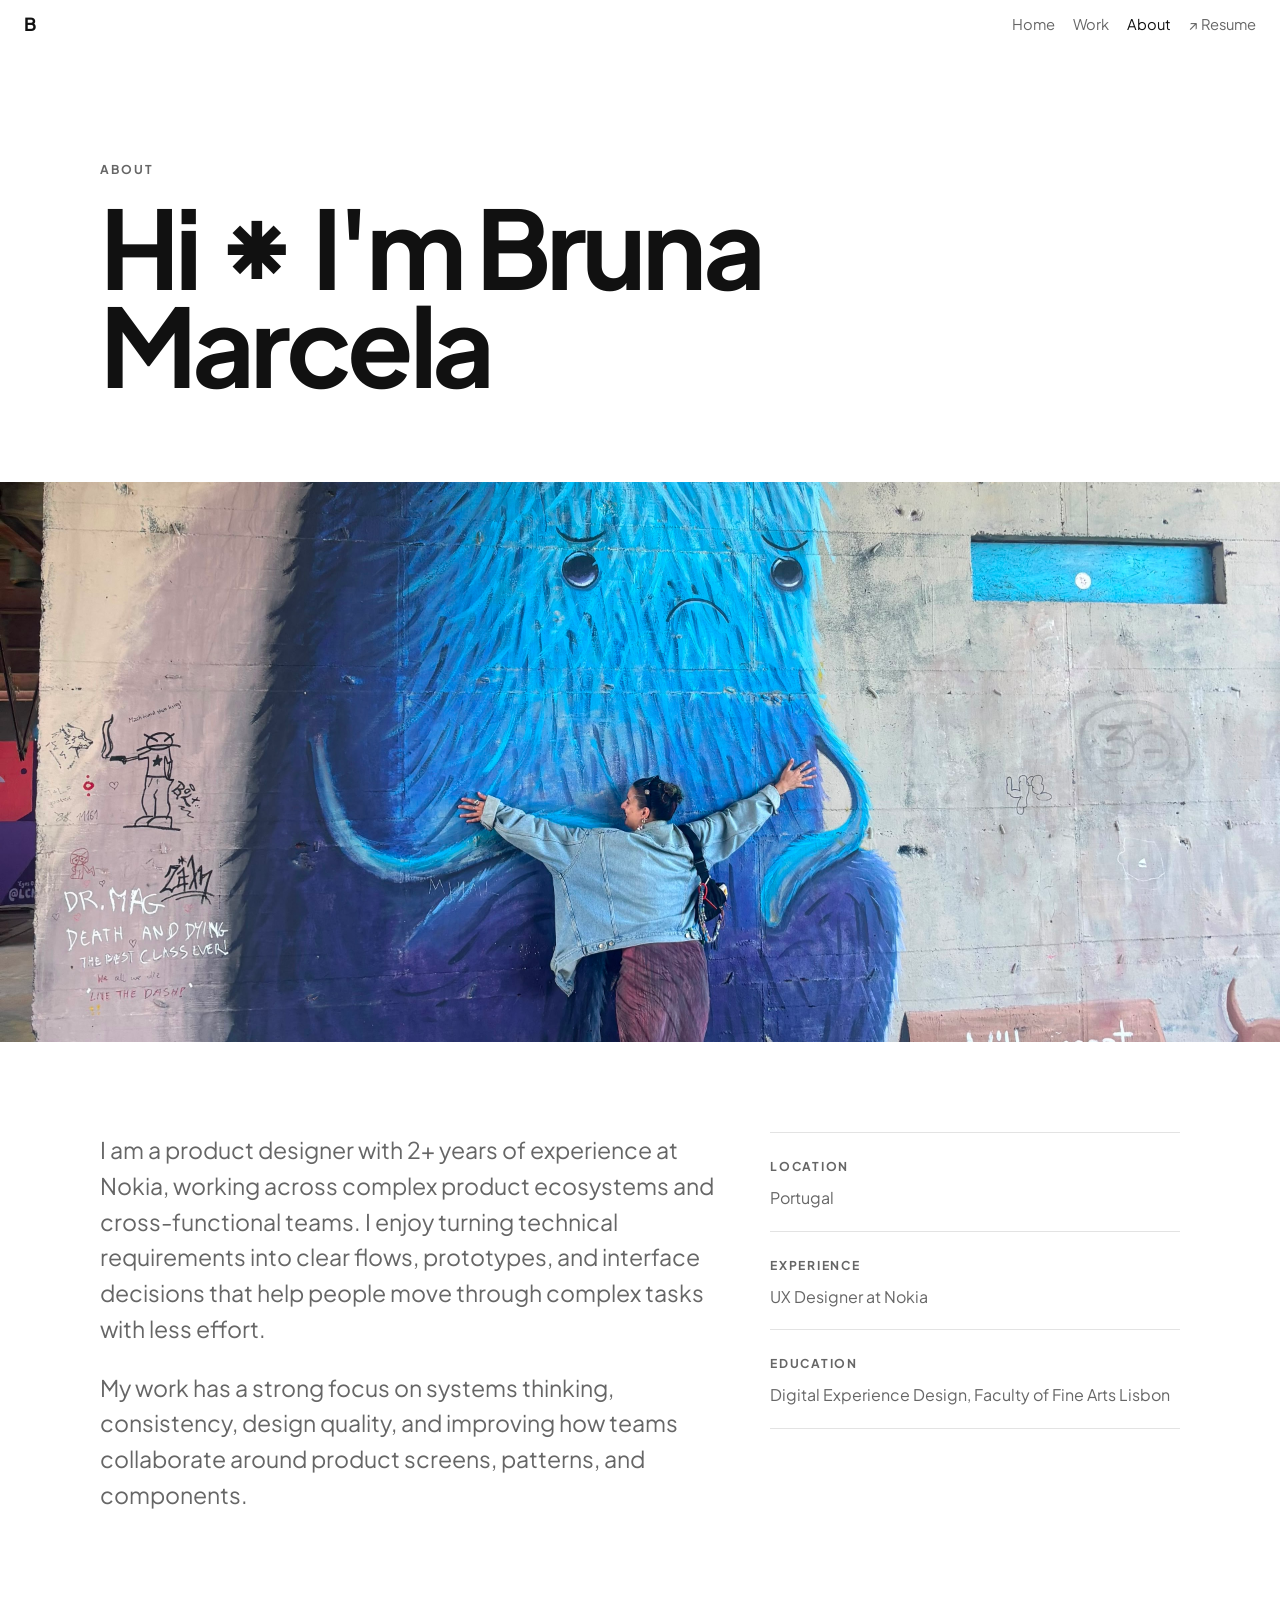
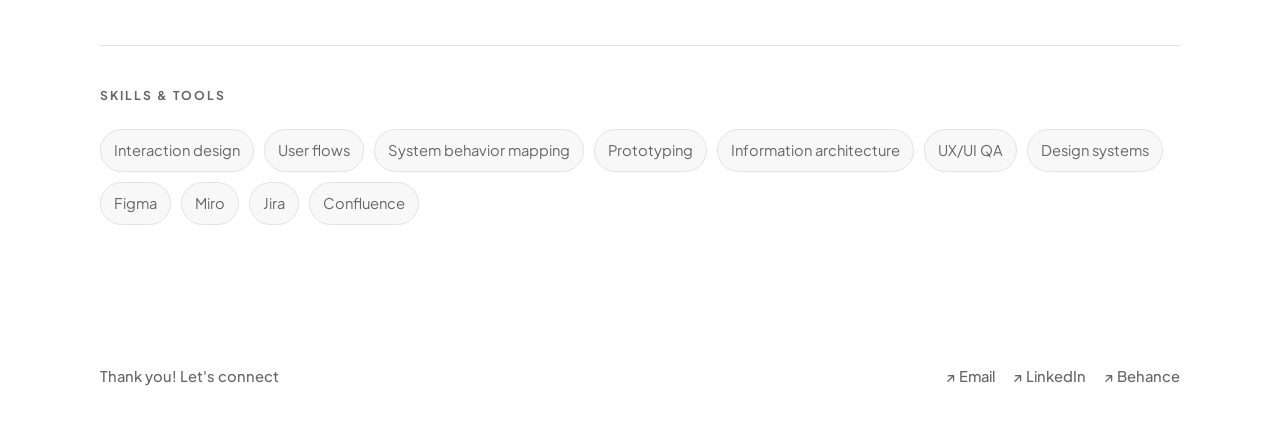
<file: about.html>
<!doctype html>
<html lang="en">
  <head>
    <meta charset="utf-8">
    <meta name="viewport" content="width=device-width, initial-scale=1">
    <title>About | Bruna Marcela</title>
    <link rel="icon" href="favicon.svg" type="image/svg+xml">
    <link rel="preconnect" href="https://fonts.googleapis.com">
    <link rel="preconnect" href="https://fonts.gstatic.com" crossorigin>
    <link
      href="https://fonts.googleapis.com/css2?family=Plus+Jakarta+Sans:wght@400;500;600;700;800&display=swap"
      rel="stylesheet"
    >
    <link rel="stylesheet" href="styles.css?v=2">
  </head>
  <body>
    <header class="site-header">
      <a class="brand" href="index.html"><span class="brand-initial">B</span><span class="brand-rest"><span style="--i:0; --ri:13">r</span><span style="--i:1; --ri:12">u</span><span style="--i:2; --ri:11">n</span><span style="--i:3; --ri:10">a</span><span style="--i:4; --ri:9">&nbsp;</span><span style="--i:5; --ri:8">M</span><span style="--i:6; --ri:7">a</span><span style="--i:7; --ri:6">r</span><span style="--i:8; --ri:5">c</span><span style="--i:9; --ri:4">e</span><span style="--i:10; --ri:3">l</span><span style="--i:11; --ri:2">a</span><span style="--i:12; --ri:1">&nbsp;</span><span style="--i:13; --ri:0">꩜</span></span></a>
      <nav class="main-nav" aria-label="Main navigation">
        <a href="index.html">Home</a>
        <a href="index.html#work">Work</a>
        <a href="index.html#about" aria-current="page">About</a>
        <a href="/Bruna-Marcela-CV.pdf" target="_blank" rel="noreferrer">↗ Resume</a>
      </nav>
    </header>

    <main class="page">
      <section class="page-hero">
        <p class="eyebrow">About</p>
        <h1>Hi ⁕ I'm Bruna Marcela</h1>
      </section>

      <figure class="about-photo">
        <img src="about-photo.jpg" alt="Bruna standing in front of a blue mural character.">
      </figure>

      <section class="content-grid">
        <div class="large-copy">
          <p>
            I am a product designer with 2+ years of experience at Nokia,
            working across complex product ecosystems and cross-functional
            teams. I enjoy turning technical requirements into clear flows,
            prototypes, and interface decisions that help people move through
            complex tasks with less effort.
          </p>
          <p>
            My work has a strong focus on systems thinking, consistency, design
            quality, and improving how teams collaborate around product screens,
            patterns, and components.
          </p>
        </div>

        <aside class="fact-list">
          <div>
            <span>Location</span>
            <p>Portugal</p>
          </div>
          <div>
            <span>Experience</span>
            <p>UX Designer at Nokia</p>
          </div>
          <div>
            <span>Education</span>
            <p>Digital Experience Design, Faculty of Fine Arts Lisbon</p>
          </div>
        </aside>
      </section>

      <section class="stacked-section">
        <p class="eyebrow">Skills & tools</p>
        <div class="tag-list">
          <span>Interaction design</span>
          <span>User flows</span>
          <span>System behavior mapping</span>
          <span>Prototyping</span>
          <span>Information architecture</span>
          <span>UX/UI QA</span>
          <span>Design systems</span>
          <span>Figma</span>
          <span>Miro</span>
          <span>Jira</span>
          <span>Confluence</span>
        </div>
      </section>
    </main>

    <footer class="site-footer" aria-label="Contact links">
      <div class="footer-copy">
        <p class="footer-heading">Thank you! Let's connect</p>
      </div>
      <div class="footer-links">
        <a href="mailto:brunacruz97@gmail.com?subject=Hello!">↗ Email</a>
        <a href="https://www.linkedin.com/in/brunamcruz/" target="_blank" rel="noreferrer">↗ LinkedIn</a>
        <a href="https://www.behance.net/brunacruz" target="_blank" rel="noreferrer">↗ Behance</a>
      </div>
    </footer>
  </body>
</html>
</file>
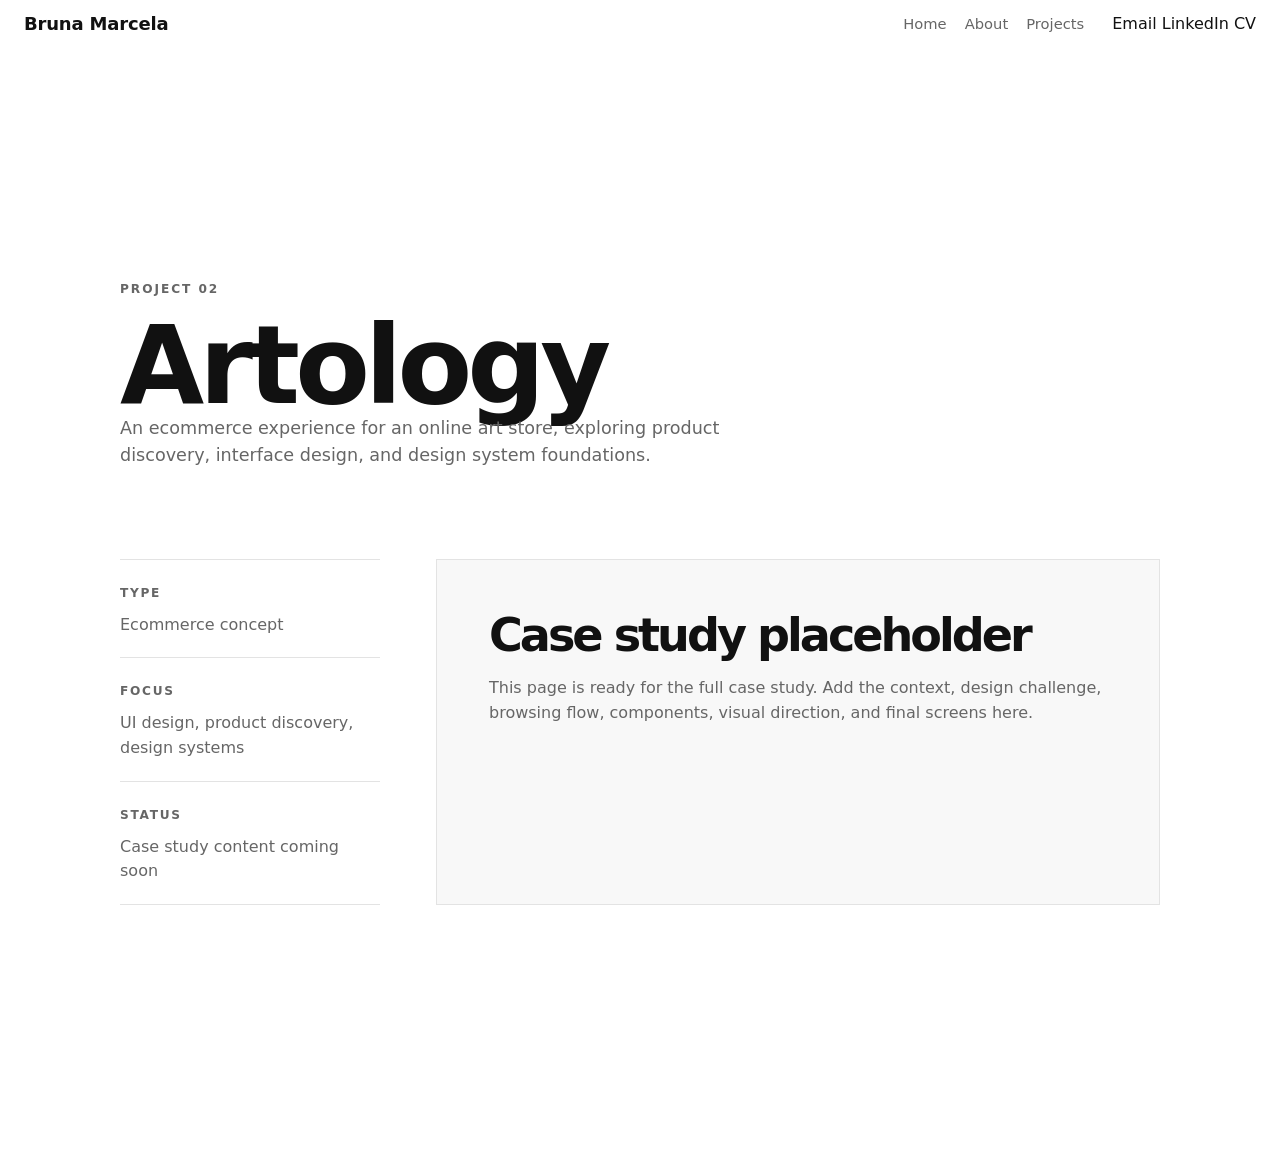
<file: artology.html>
<!doctype html>
<html lang="en">
  <head>
    <meta charset="utf-8">
    <meta name="viewport" content="width=device-width, initial-scale=1">
    <title>Artology | Bruna Marcela</title>
    <link rel="preconnect" href="https://fonts.googleapis.com">
    <link rel="preconnect" href="https://fonts.gstatic.com" crossorigin>
    <link
      href="https://fonts.googleapis.com/css2?family=Instrument+Serif:ital@0;1&family=Inter:wght@400;500;600;700&display=swap"
      rel="stylesheet"
    >
    <link rel="stylesheet" href="styles.css">
  </head>
  <body>
    <header class="site-header">
      <a class="brand" href="index.html">Bruna Marcela</a>
      <nav class="main-nav" aria-label="Main navigation">
        <a href="index.html">Home</a>
        <a href="about.html">About</a>
        <a href="projects.html">Projects</a>
      </nav>
      <div class="contact-nav" aria-label="Contact links">
        <a href="mailto:brunacruz97@gmail.com?subject=Hello!">Email</a>
        <a href="https://www.linkedin.com/in/brunamcruz/" target="_blank" rel="noreferrer">LinkedIn</a>
        <a href="/Bruna-Marcela-CV.pdf">CV</a>
      </div>
    </header>

    <main class="page">
      <section class="case-hero">
        <p class="eyebrow">Project 02</p>
        <h1>Artology</h1>
        <p>
          An ecommerce experience for an online art store, exploring product
          discovery, interface design, and design system foundations.
        </p>
      </section>

      <section class="case-layout">
        <aside class="case-meta">
          <div>
            <span>Type</span>
            <p>Ecommerce concept</p>
          </div>
          <div>
            <span>Focus</span>
            <p>UI design, product discovery, design systems</p>
          </div>
          <div>
            <span>Status</span>
            <p>Case study content coming soon</p>
          </div>
        </aside>

        <div class="case-copy">
          <h2>Case study placeholder</h2>
          <p>
            This page is ready for the full case study. Add the context,
            design challenge, browsing flow, components, visual direction, and
            final screens here.
          </p>
        </div>
      </section>
    </main>
  </body>
</html>
</file>
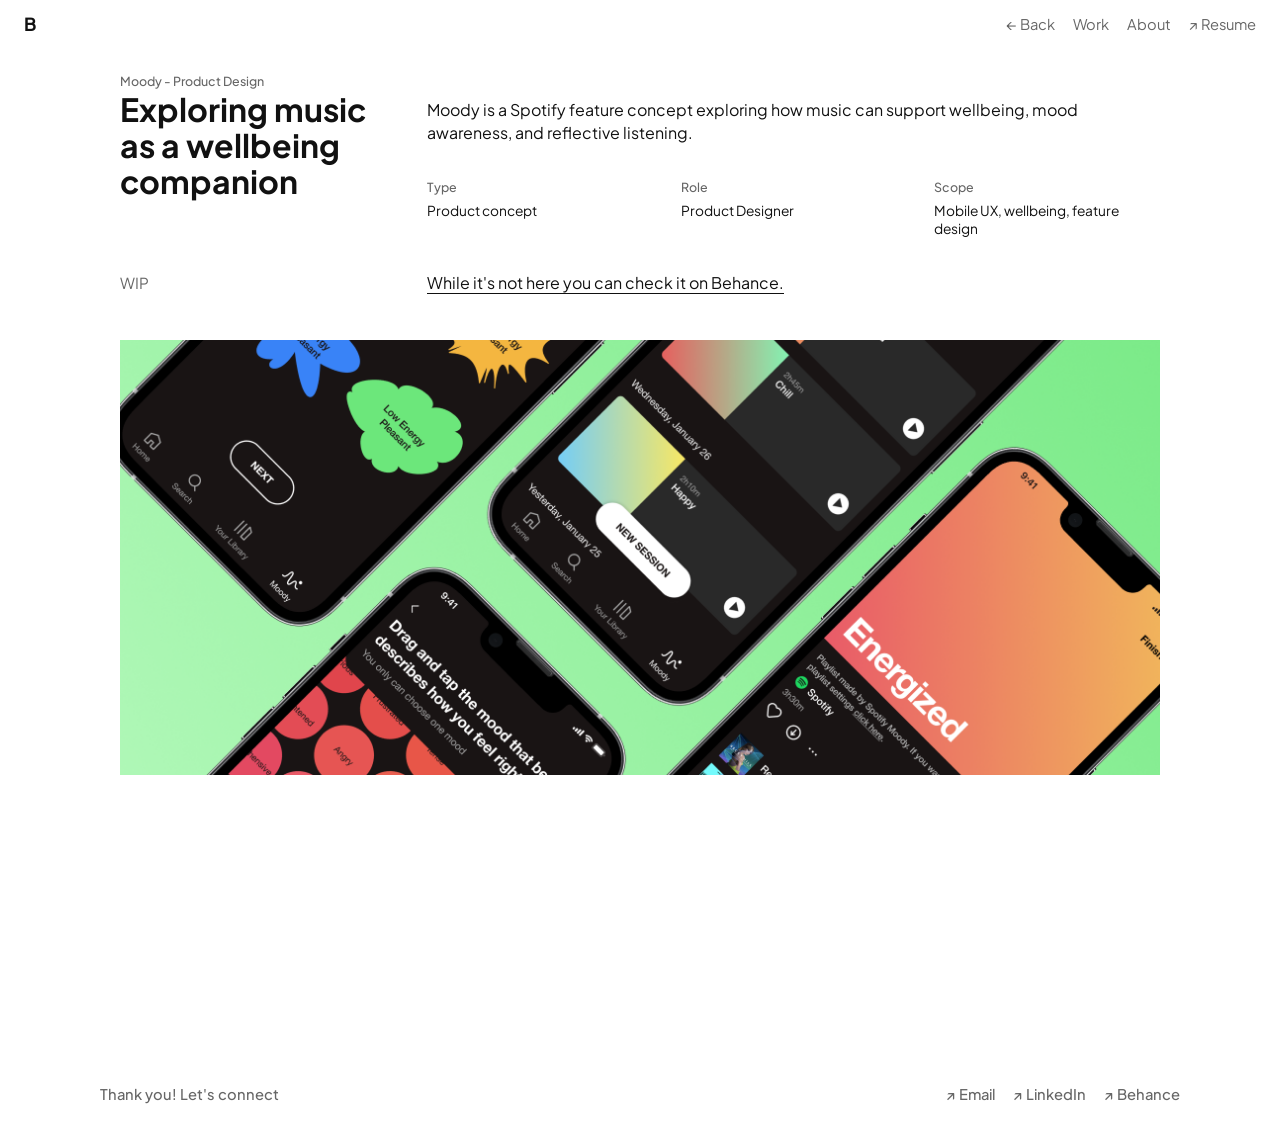
<file: moody.html>
<!doctype html>
<html lang="en">
  <head>
    <meta charset="utf-8">
    <meta name="viewport" content="width=device-width, initial-scale=1">
    <title>Moody | Bruna Marcela</title>
    <link rel="icon" href="favicon.svg" type="image/svg+xml">
    <link rel="preconnect" href="https://fonts.googleapis.com">
    <link rel="preconnect" href="https://fonts.gstatic.com" crossorigin>
    <link
      href="https://fonts.googleapis.com/css2?family=Plus+Jakarta+Sans:wght@400;500;600;700;800&display=swap"
      rel="stylesheet"
    >
    <link rel="stylesheet" href="styles.css?v=2">
  </head>
  <body>
    <header class="site-header">
      <a class="brand" href="index.html"><span class="brand-initial">B</span><span class="brand-rest"><span style="--i:0; --ri:13">r</span><span style="--i:1; --ri:12">u</span><span style="--i:2; --ri:11">n</span><span style="--i:3; --ri:10">a</span><span style="--i:4; --ri:9">&nbsp;</span><span style="--i:5; --ri:8">M</span><span style="--i:6; --ri:7">a</span><span style="--i:7; --ri:6">r</span><span style="--i:8; --ri:5">c</span><span style="--i:9; --ri:4">e</span><span style="--i:10; --ri:3">l</span><span style="--i:11; --ri:2">a</span><span style="--i:12; --ri:1">&nbsp;</span><span style="--i:13; --ri:0">꩜</span></span></a>
      <nav class="main-nav" aria-label="Main navigation">
        <a href="index.html#moody">← Back</a>
        <a href="index.html#work">Work</a>
        <a href="index.html#about">About</a>
        <a href="/Bruna-Marcela-CV.pdf" target="_blank" rel="noreferrer">↗ Resume</a>
      </nav>
    </header>

    <main class="page page-compact-top">
      <section class="case-hero case-hero-compact case-overview">
        <div class="case-overview-heading">
          <p class="case-overview-kicker">Moody - Product Design</p>
          <h1 class="case-overview-title">Exploring music as a wellbeing companion</h1>
        </div>
        <div class="case-overview-content">
          <p class="case-overview-lede">
            Moody is a Spotify feature concept exploring how music can support
            wellbeing, mood awareness, and reflective listening.
          </p>
          <dl class="case-overview-meta">
            <div>
              <dt>Type</dt>
              <dd>Product concept</dd>
            </div>
            <div>
              <dt>Role</dt>
              <dd>Product Designer</dd>
            </div>
            <div>
              <dt>Scope</dt>
              <dd>Mobile UX, wellbeing, feature design</dd>
            </div>
          </dl>
        </div>
      </section>

      <section class="case-layout case-layout-top-meta">
        <div class="case-copy case-copy-open">
          <section class="case-study-section">
            <h2>WIP</h2>
            <p>
              <a
                class="case-text-link"
                href="https://www.behance.net/gallery/163154051/Spotifys-New-Well-being-Feature-Concept"
                target="_blank"
                rel="noreferrer"
              >While it's not here you can check it on Behance.</a>
            </p>
          </section>

          <figure class="case-banner">
            <img
              src="moody-banner.png"
              alt="Moody product concept banner."
            >
          </figure>

        </div>
      </section>
    </main>

    <footer class="site-footer" aria-label="Contact links">
      <div class="footer-copy">
        <p class="footer-heading">Thank you! Let's connect</p>
      </div>
      <div class="footer-links">
        <a href="mailto:brunacruz97@gmail.com?subject=Hello!">↗ Email</a>
        <a href="https://www.linkedin.com/in/brunamcruz/" target="_blank" rel="noreferrer">↗ LinkedIn</a>
        <a href="https://www.behance.net/brunacruz" target="_blank" rel="noreferrer">↗ Behance</a>
      </div>
    </footer>
  </body>
</html>
</file>
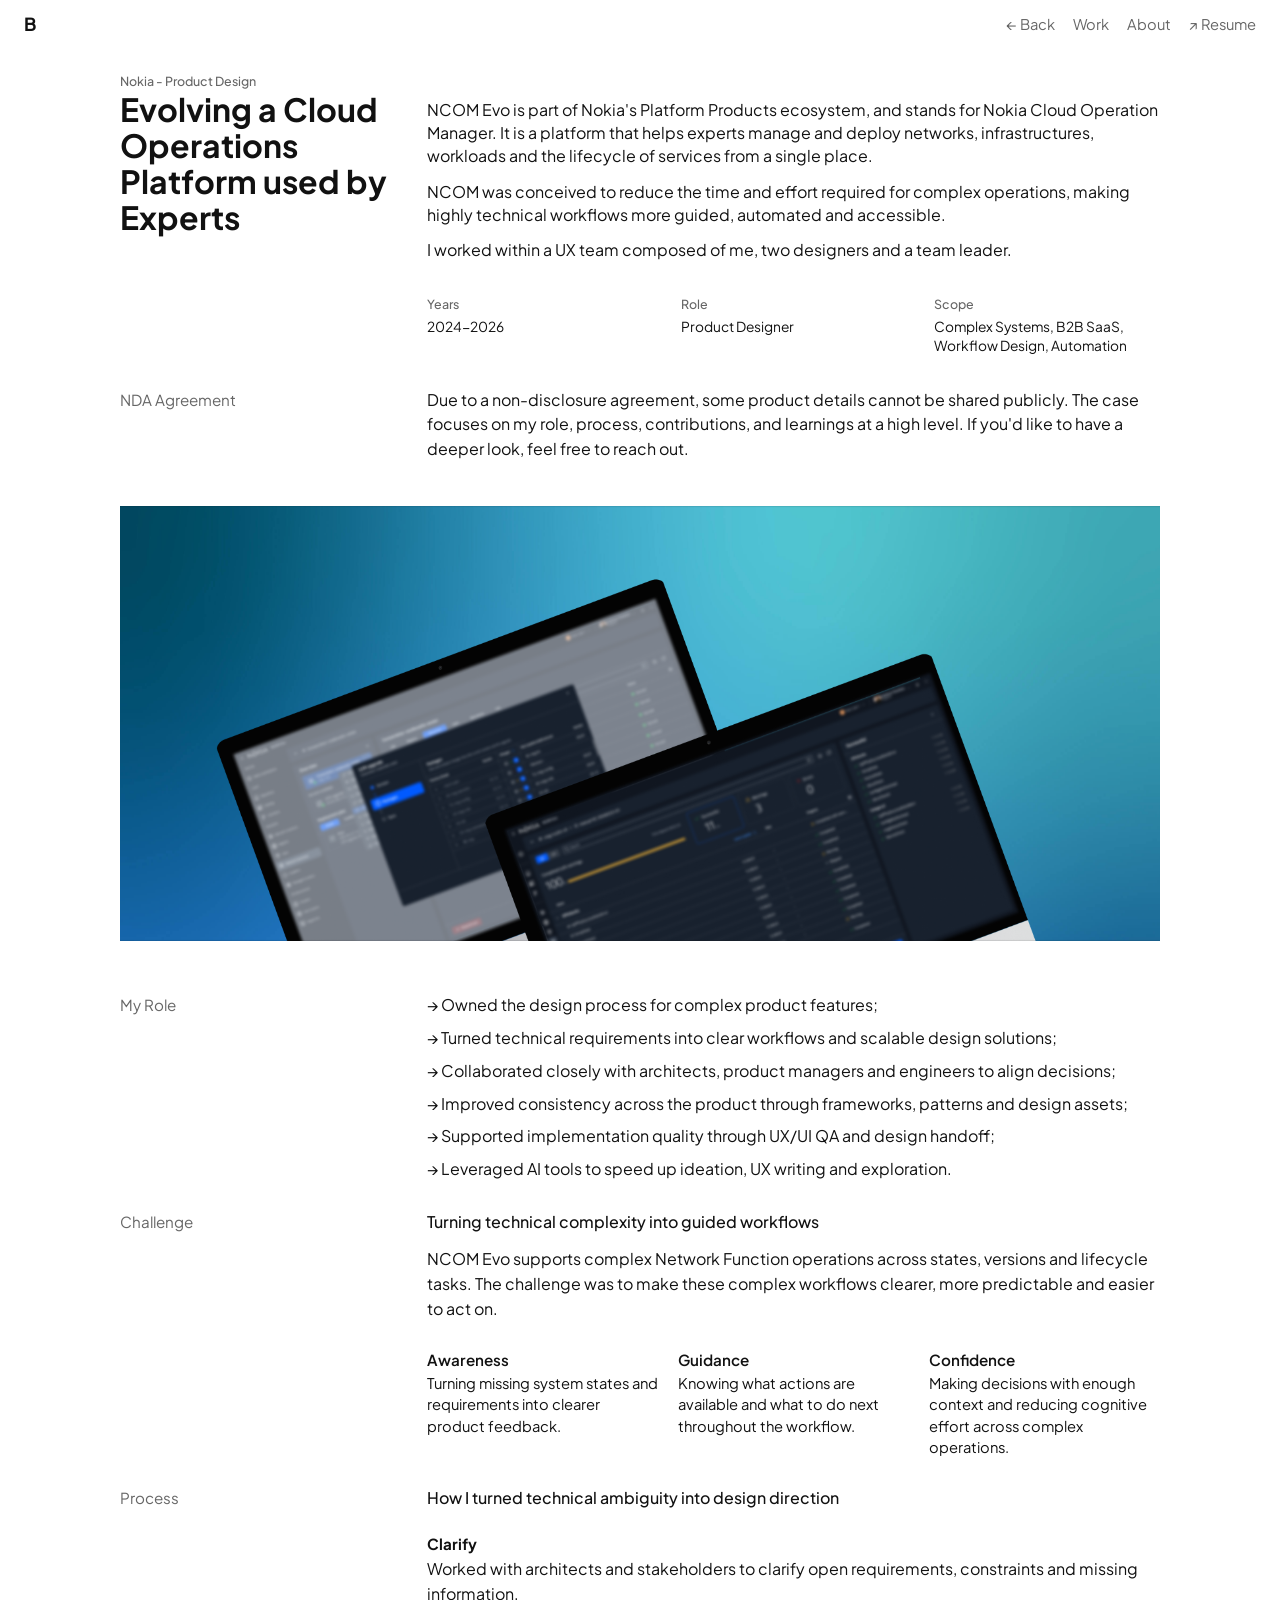
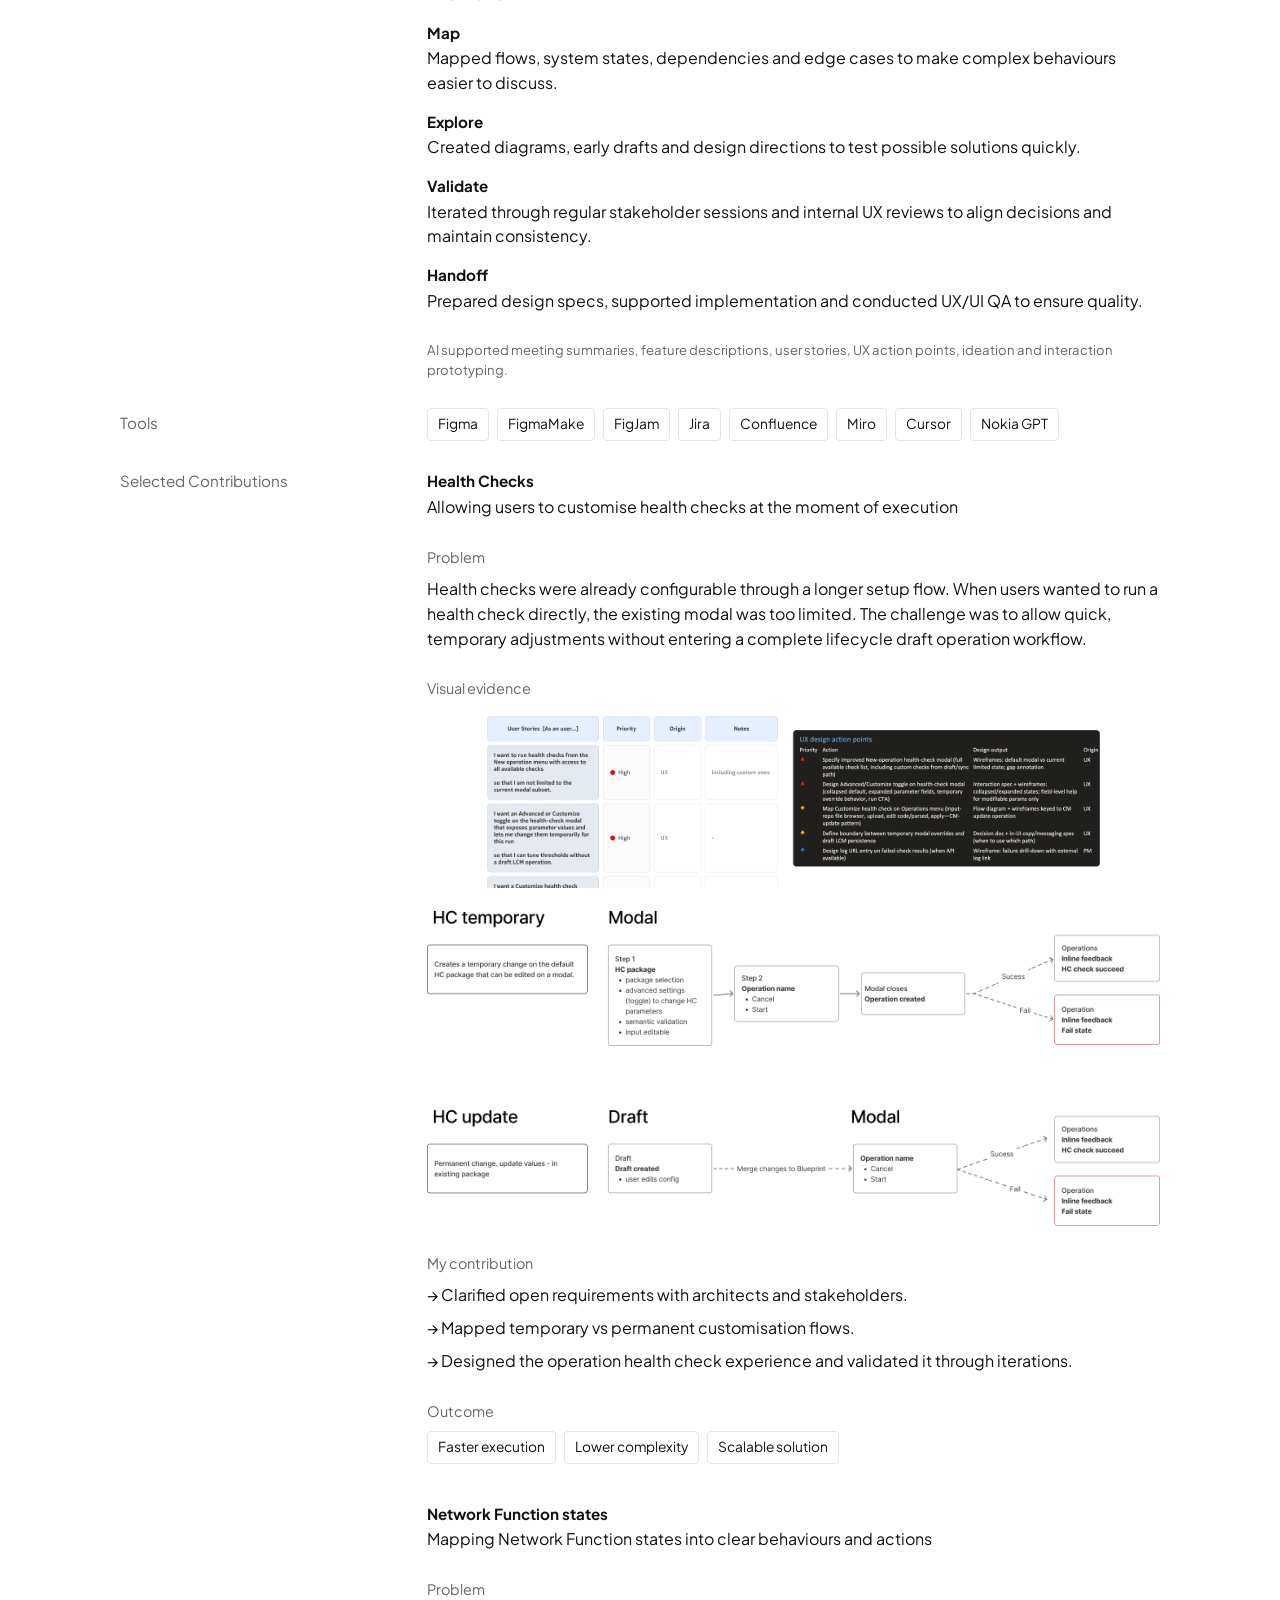
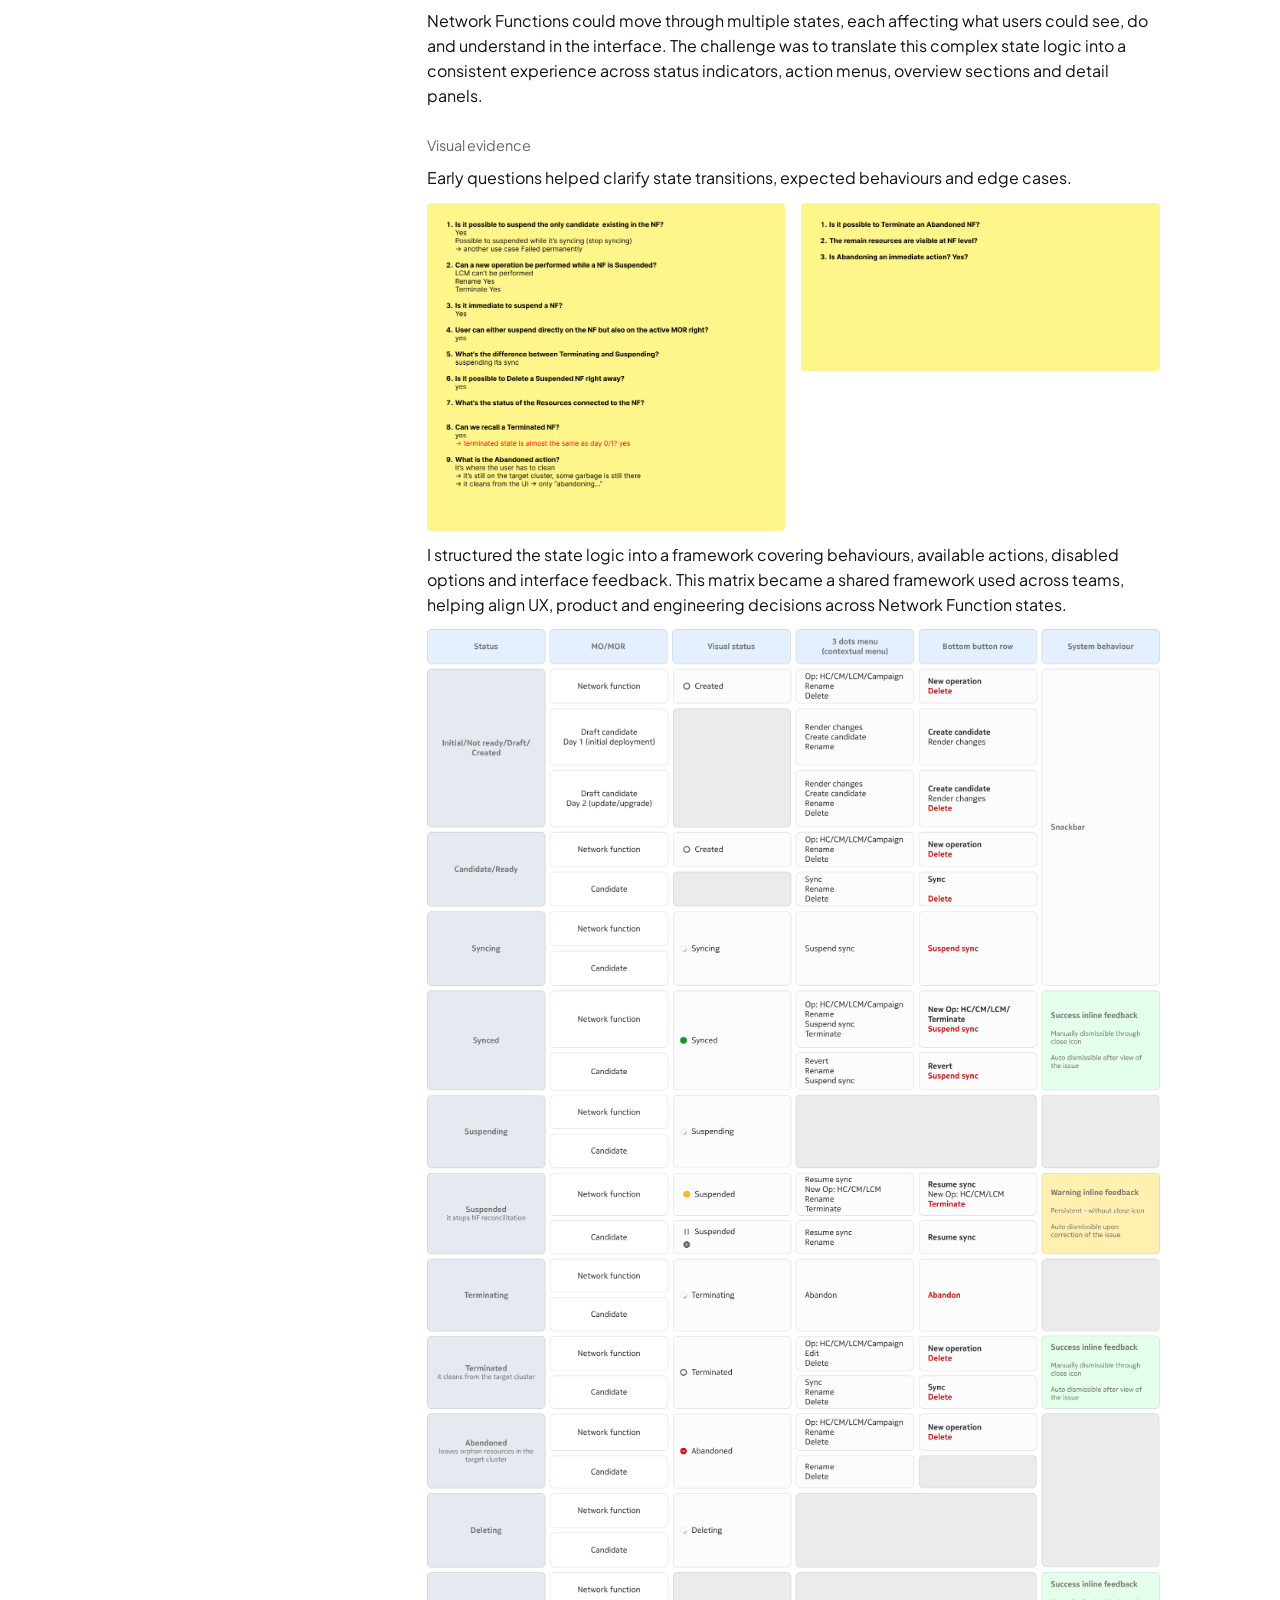
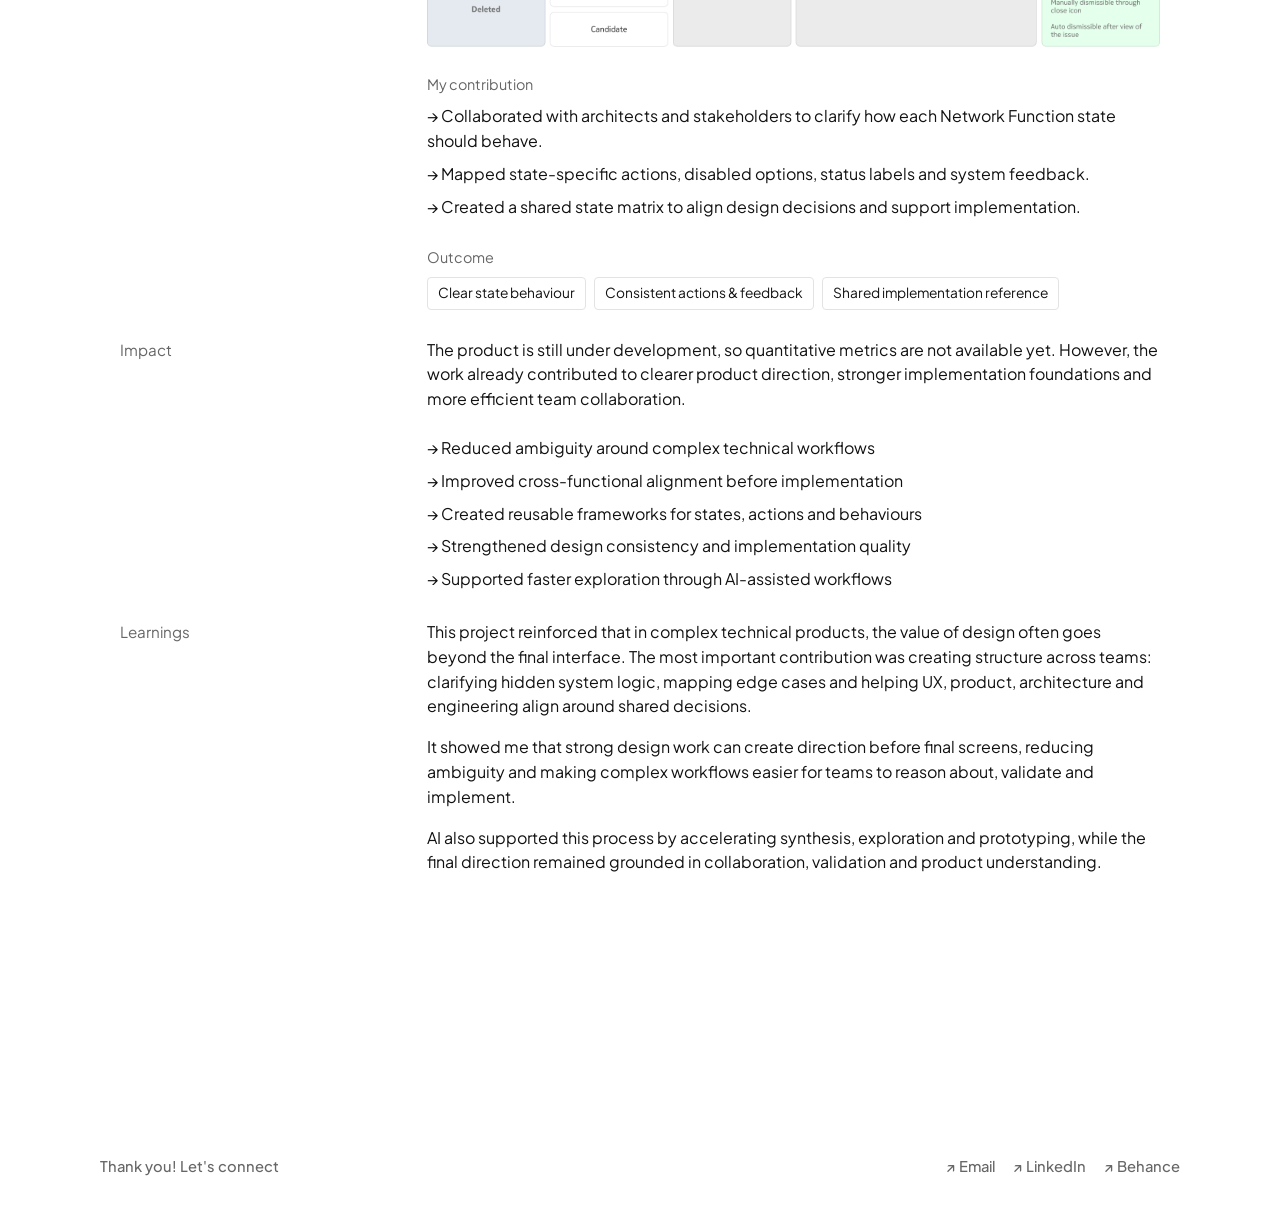
<file: nokia.html>
<!doctype html>
<html lang="en">
  <head>
    <meta charset="utf-8">
    <meta name="viewport" content="width=device-width, initial-scale=1">
    <title>Nokia | Bruna Marcela</title>
    <link rel="icon" href="favicon.svg" type="image/svg+xml">
    <link rel="preconnect" href="https://fonts.googleapis.com">
    <link rel="preconnect" href="https://fonts.gstatic.com" crossorigin>
    <link
      href="https://fonts.googleapis.com/css2?family=Plus+Jakarta+Sans:wght@400;500;600;700;800&display=swap"
      rel="stylesheet"
    >
    <link rel="stylesheet" href="styles.css?v=2">
  </head>
  <body>
    <header class="site-header">
      <a class="brand" href="index.html"><span class="brand-initial">B</span><span class="brand-rest"><span style="--i:0; --ri:13">r</span><span style="--i:1; --ri:12">u</span><span style="--i:2; --ri:11">n</span><span style="--i:3; --ri:10">a</span><span style="--i:4; --ri:9">&nbsp;</span><span style="--i:5; --ri:8">M</span><span style="--i:6; --ri:7">a</span><span style="--i:7; --ri:6">r</span><span style="--i:8; --ri:5">c</span><span style="--i:9; --ri:4">e</span><span style="--i:10; --ri:3">l</span><span style="--i:11; --ri:2">a</span><span style="--i:12; --ri:1">&nbsp;</span><span style="--i:13; --ri:0">꩜</span></span></a>
      <nav class="main-nav" aria-label="Main navigation">
        <a href="index.html#nokia">← Back</a>
        <a href="index.html#work">Work</a>
        <a href="index.html#about">About</a>
        <a href="/Bruna-Marcela-CV.pdf" target="_blank" rel="noreferrer">↗ Resume</a>
      </nav>
    </header>

    <main class="page page-compact-top">
      <section class="case-hero case-hero-compact case-overview">
        <div class="case-overview-heading">
          <p class="case-overview-kicker">Nokia - Product Design</p>
          <h1 class="case-overview-title">Evolving a Cloud Operations Platform used by Experts</h1>
        </div>
        <div class="case-overview-content">
          <p class="case-overview-lede">
            NCOM Evo is part of Nokia's Platform Products ecosystem, and stands
            for Nokia Cloud Operation Manager. It is a platform that helps
            experts manage and deploy networks, infrastructures, workloads and
            the lifecycle of services from a single place.
          </p>
          <p class="case-overview-lede">
            NCOM was conceived to reduce the time and effort required for
            complex operations, making highly technical workflows more guided,
            automated and accessible.
          </p>
          <p class="case-overview-lede">
            I worked within a UX team composed of me, two designers and a
            team leader.
          </p>
          <dl class="case-overview-meta">
            <div>
              <dt>Years</dt>
              <dd>2024-2026</dd>
            </div>
            <div>
              <dt>Role</dt>
              <dd>Product Designer</dd>
            </div>
            <div>
              <dt>Scope</dt>
              <dd>Complex Systems, B2B SaaS, Workflow Design, Automation</dd>
            </div>
          </dl>
        </div>
      </section>

      <section class="case-layout case-layout-top-meta">
        <div class="case-copy case-copy-open">
          <section class="case-study-section">
            <h2>NDA Agreement</h2>
            <p>
              Due to a non-disclosure agreement, some product details cannot be
              shared publicly. The case focuses on my role, process,
              contributions, and learnings at a high level. If you'd like to
              have a deeper look, feel free to reach out.
            </p>
          </section>

          <figure class="case-banner">
            <img
              src="nokia-banner-2.png"
              alt="People working with technical dashboards in a network operations environment."
            >
          </figure>

          <section class="case-study-section">
            <h2>My Role</h2>
            <div class="case-section-content">
              <ul class="case-bullet-list">
                <li>→ Owned the design process for complex product features;</li>
                <li>→ Turned technical requirements into clear workflows and scalable design solutions;</li>
                <li>→ Collaborated closely with architects, product managers and engineers to align decisions;</li>
                <li>→ Improved consistency across the product through frameworks, patterns and design assets;</li>
                <li>→ Supported implementation quality through UX/UI QA and design handoff;</li>
                <li>→ Leveraged AI tools to speed up ideation, UX writing and exploration.</li>
              </ul>
            </div>
          </section>

          <section class="case-study-section">
            <h2>Challenge</h2>
            <div class="case-section-content">
              <h3>Turning technical complexity into guided workflows</h3>
              <p>
                NCOM Evo supports complex Network Function operations across
                states, versions and lifecycle tasks. The challenge was to make
                these complex workflows clearer, more predictable and easier to
                act on.
              </p>
              <div class="case-principles">
                <div>
                  <h4>Awareness</h4>
                  <p>Turning missing system states and requirements into clearer product feedback.</p>
                </div>
                <div>
                  <h4>Guidance</h4>
                  <p>Knowing what actions are available and what to do next throughout the workflow.</p>
                </div>
                <div>
                  <h4>Confidence</h4>
                  <p>Making decisions with enough context and reducing cognitive effort across complex operations.</p>
                </div>
              </div>
            </div>
          </section>

          <section class="case-study-section">
            <h2>Process</h2>
            <div class="case-section-content">
              <h3>How I turned technical ambiguity into design direction</h3>
              <div class="case-timeline">
                <article>
                  <h4>Clarify</h4>
                  <p>Worked with architects and stakeholders to clarify open requirements, constraints and missing information.</p>
                </article>
                <article>
                  <h4>Map</h4>
                  <p>Mapped flows, system states, dependencies and edge cases to make complex behaviours easier to discuss.</p>
                </article>
                <article>
                  <h4>Explore</h4>
                  <p>Created diagrams, early drafts and design directions to test possible solutions quickly.</p>
                </article>
                <article>
                  <h4>Validate</h4>
                  <p>Iterated through regular stakeholder sessions and internal UX reviews to align decisions and maintain consistency.</p>
                </article>
                <article>
                  <h4>Handoff</h4>
                  <p>Prepared design specs, supported implementation and conducted UX/UI QA to ensure quality.</p>
                </article>
              </div>
              <aside class="case-callout">
                <p>
                  AI supported meeting summaries, feature descriptions, user
                  stories, UX action points, ideation and interaction
                  prototyping.
                </p>
              </aside>
            </div>
          </section>

          <section class="case-study-section">
            <h2>Tools</h2>
            <div class="feature-chip-list" aria-label="Tools used across the Nokia case study">
              <span>Figma</span>
              <span>FigmaMake</span>
              <span>FigJam</span>
              <span>Jira</span>
              <span>Confluence</span>
              <span>Miro</span>
              <span>Cursor</span>
              <span>Nokia GPT</span>
            </div>
          </section>

          <section class="case-study-section">
            <h2>Selected Contributions</h2>
            <div class="feature-contribution-list">
              <div class="feature-contribution">
                <header>
                  <h3>Health Checks</h3>
                  <p>Allowing users to customise health checks at the moment of execution</p>
                </header>

                <section>
                  <h4>Problem</h4>
                  <p>
                    Health checks were already configurable through a longer setup
                    flow. When users wanted to run a health check directly, the
                    existing modal was too limited. The challenge was to allow
                    quick, temporary adjustments without entering a complete
                    lifecycle draft operation workflow.
                  </p>
                </section>

                <section>
                  <h4>Visual evidence</h4>
                  <div class="feature-visuals" aria-label="Health Checks visuals">
                    <img
                      src="frameworks-healthchecks.png"
                      alt="Health Checks action points and user stories."
                    >
                    <img
                      src="diagram-hc.png"
                      alt="Health Checks temporary and update flow diagram."
                    >
                  </div>
                </section>

                <section>
                  <h4>My contribution</h4>
                  <ul class="case-bullet-list">
                    <li>→ Clarified open requirements with architects and stakeholders.</li>
                    <li>→ Mapped temporary vs permanent customisation flows.</li>
                    <li>→ Designed the operation health check experience and validated it through iterations.</li>
                  </ul>
                </section>

                <section>
                  <h4>Outcome</h4>
                  <div class="feature-chip-list" aria-label="Health Checks outcome">
                    <span>Faster execution</span>
                    <span>Lower complexity</span>
                    <span>Scalable solution</span>
                  </div>
                </section>
              </div>

              <div class="feature-contribution">
                <header>
                  <h3>Network Function states</h3>
                  <p>Mapping Network Function states into clear behaviours and actions</p>
                </header>
                <section>
                  <h4>Problem</h4>
                  <p>
                    Network Functions could move through multiple states, each
                    affecting what users could see, do and understand in the
                    interface. The challenge was to translate this complex state
                    logic into a consistent experience across status indicators,
                    action menus, overview sections and detail panels.
                  </p>
                </section>
                <section>
                  <h4>Visual evidence</h4>
                  <div class="feature-evidence">
                    <p class="feature-evidence-title">Early questions helped clarify state transitions, expected behaviours and edge cases.</p>
                    <div class="feature-visuals feature-visuals-two" aria-label="Network Function states open questions">
                      <img
                        src="Questions.png"
                        alt="Initial requirements and open questions for Network Function states."
                      >
                      <img
                        src="Questions%20II.png"
                        alt="Additional open questions for Network Function states."
                      >
                    </div>
                    <p class="feature-evidence-title">I structured the state logic into a framework covering behaviours, available actions, disabled options and interface feedback. This matrix became a shared framework used across teams, helping align UX, product and engineering decisions across Network Function states.</p>
                    <div class="feature-visuals" aria-label="Network Function states framework">
                      <img
                        src="statuses.png?v=2"
                        alt="Network Function states framework."
                      >
                    </div>
                  </div>
                </section>
                <section>
                  <h4>My contribution</h4>
                  <ul class="case-bullet-list">
                    <li>→ Collaborated with architects and stakeholders to clarify how each Network Function state should behave.</li>
                    <li>→ Mapped state-specific actions, disabled options, status labels and system feedback.</li>
                    <li>→ Created a shared state matrix to align design decisions and support implementation.</li>
                  </ul>
                </section>
                <section>
                  <h4>Outcome</h4>
                  <div class="feature-chip-list" aria-label="Network Function states outcome">
                    <span>Clear state behaviour</span>
                    <span>Consistent actions & feedback</span>
                    <span>Shared implementation reference</span>
                  </div>
                </section>
              </div>
            </div>
          </section>

          <section class="case-study-section">
            <h2>Impact</h2>
            <div class="case-section-content">
              <p>
                The product is still under development, so quantitative metrics
                are not available yet. However, the work already contributed to
                clearer product direction, stronger implementation foundations
                and more efficient team collaboration.
              </p>
              <ul class="case-bullet-list">
                <li>→ Reduced ambiguity around complex technical workflows</li>
                <li>→ Improved cross-functional alignment before implementation</li>
                <li>→ Created reusable frameworks for states, actions and behaviours</li>
                <li>→ Strengthened design consistency and implementation quality</li>
                <li>→ Supported faster exploration through AI-assisted workflows</li>
              </ul>
            </div>
          </section>

          <section class="case-study-section">
            <h2>Learnings</h2>
            <div class="case-section-content">
              <p>
                This project reinforced that in complex technical products, the
                value of design often goes beyond the final interface. The most
                important contribution was creating structure across teams:
                clarifying hidden system logic, mapping edge cases and helping
                UX, product, architecture and engineering align around shared
                decisions.
              </p>
              <p>
                It showed me that strong design work can create direction before
                final screens, reducing ambiguity and making complex workflows
                easier for teams to reason about, validate and implement.
              </p>
              <p>
                AI also supported this process by accelerating synthesis,
                exploration and prototyping, while the final direction remained
                grounded in collaboration, validation and product understanding.
              </p>
            </div>
          </section>
        </div>
      </section>
    </main>

    <footer class="site-footer" aria-label="Contact links">
      <div class="footer-copy">
        <p class="footer-heading">Thank you! Let's connect</p>
      </div>
      <div class="footer-links">
        <a href="mailto:brunacruz97@gmail.com?subject=Hello!">↗ Email</a>
        <a href="https://www.linkedin.com/in/brunamcruz/" target="_blank" rel="noreferrer">↗ LinkedIn</a>
        <a href="https://www.behance.net/brunacruz" target="_blank" rel="noreferrer">↗ Behance</a>
      </div>
    </footer>
  </body>
</html>
</file>
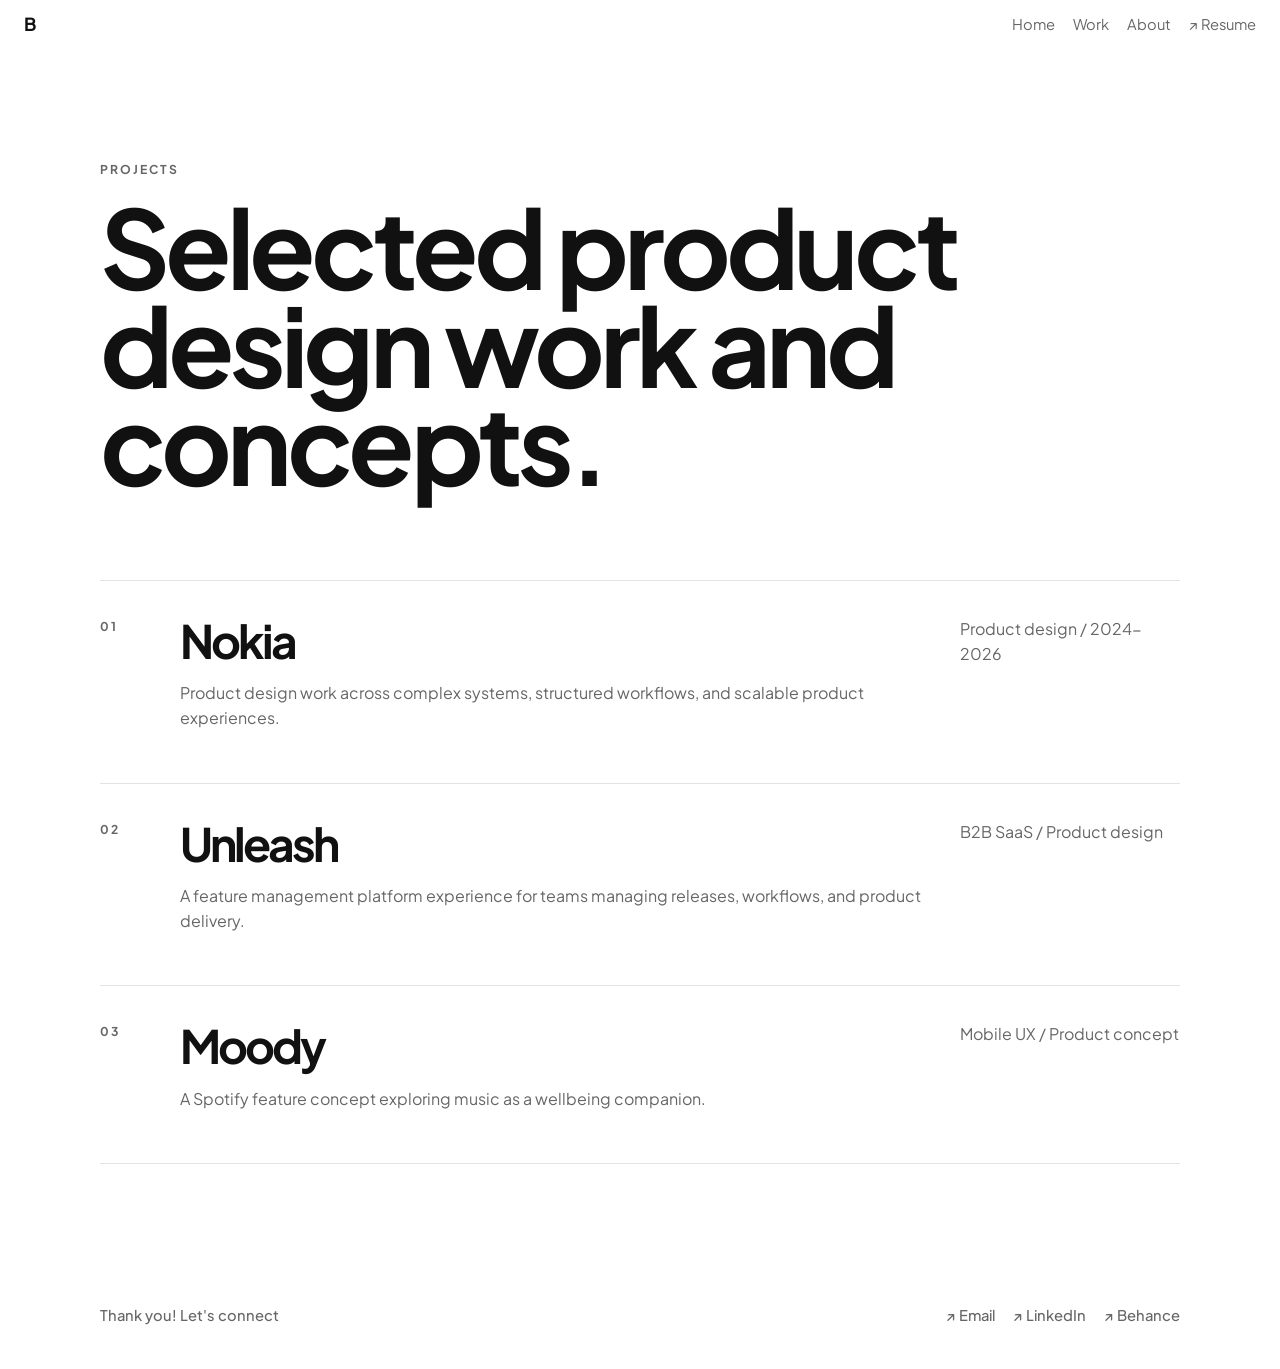
<file: projects.html>
<!doctype html>
<html lang="en">
  <head>
    <meta charset="utf-8">
    <meta name="viewport" content="width=device-width, initial-scale=1">
    <title>Projects | Bruna Marcela</title>
    <link rel="icon" href="favicon.svg" type="image/svg+xml">
    <link rel="preconnect" href="https://fonts.googleapis.com">
    <link rel="preconnect" href="https://fonts.gstatic.com" crossorigin>
    <link
      href="https://fonts.googleapis.com/css2?family=Plus+Jakarta+Sans:wght@400;500;600;700;800&display=swap"
      rel="stylesheet"
    >
    <link rel="stylesheet" href="styles.css?v=2">
  </head>
  <body>
    <header class="site-header">
      <a class="brand" href="index.html"><span class="brand-initial">B</span><span class="brand-rest"><span style="--i:0; --ri:13">r</span><span style="--i:1; --ri:12">u</span><span style="--i:2; --ri:11">n</span><span style="--i:3; --ri:10">a</span><span style="--i:4; --ri:9">&nbsp;</span><span style="--i:5; --ri:8">M</span><span style="--i:6; --ri:7">a</span><span style="--i:7; --ri:6">r</span><span style="--i:8; --ri:5">c</span><span style="--i:9; --ri:4">e</span><span style="--i:10; --ri:3">l</span><span style="--i:11; --ri:2">a</span><span style="--i:12; --ri:1">&nbsp;</span><span style="--i:13; --ri:0">꩜</span></span></a>
      <nav class="main-nav" aria-label="Main navigation">
        <a href="index.html">Home</a>
        <a href="index.html#work">Work</a>
        <a href="index.html#about">About</a>
        <a href="/Bruna-Marcela-CV.pdf" target="_blank" rel="noreferrer">↗ Resume</a>
      </nav>
    </header>

    <main class="page">
      <section class="page-hero">
        <p class="eyebrow">Projects</p>
        <h1>Selected product design work and concepts.</h1>
      </section>

      <section class="project-index">
        <a class="project-row" href="nokia.html">
          <span>01</span>
          <div>
            <h2>Nokia</h2>
            <p>Product design work across complex systems, structured workflows, and scalable product experiences.</p>
          </div>
          <p>Product design / 2024-2026</p>
        </a>

        <a class="project-row" href="unleash.html">
          <span>02</span>
          <div>
            <h2>Unleash</h2>
            <p>A feature management platform experience for teams managing releases, workflows, and product delivery.</p>
          </div>
          <p>B2B SaaS / Product design</p>
        </a>

        <a class="project-row" href="moody.html">
          <span>03</span>
          <div>
            <h2>Moody</h2>
            <p>A Spotify feature concept exploring music as a wellbeing companion.</p>
          </div>
          <p>Mobile UX / Product concept</p>
        </a>
      </section>
    </main>

    <footer class="site-footer" aria-label="Contact links">
      <div class="footer-copy">
        <p class="footer-heading">Thank you! Let's connect</p>
      </div>
      <div class="footer-links">
        <a href="mailto:brunacruz97@gmail.com?subject=Hello!">↗ Email</a>
        <a href="https://www.linkedin.com/in/brunamcruz/" target="_blank" rel="noreferrer">↗ LinkedIn</a>
        <a href="https://www.behance.net/brunacruz" target="_blank" rel="noreferrer">↗ Behance</a>
      </div>
    </footer>
  </body>
</html>
</file>
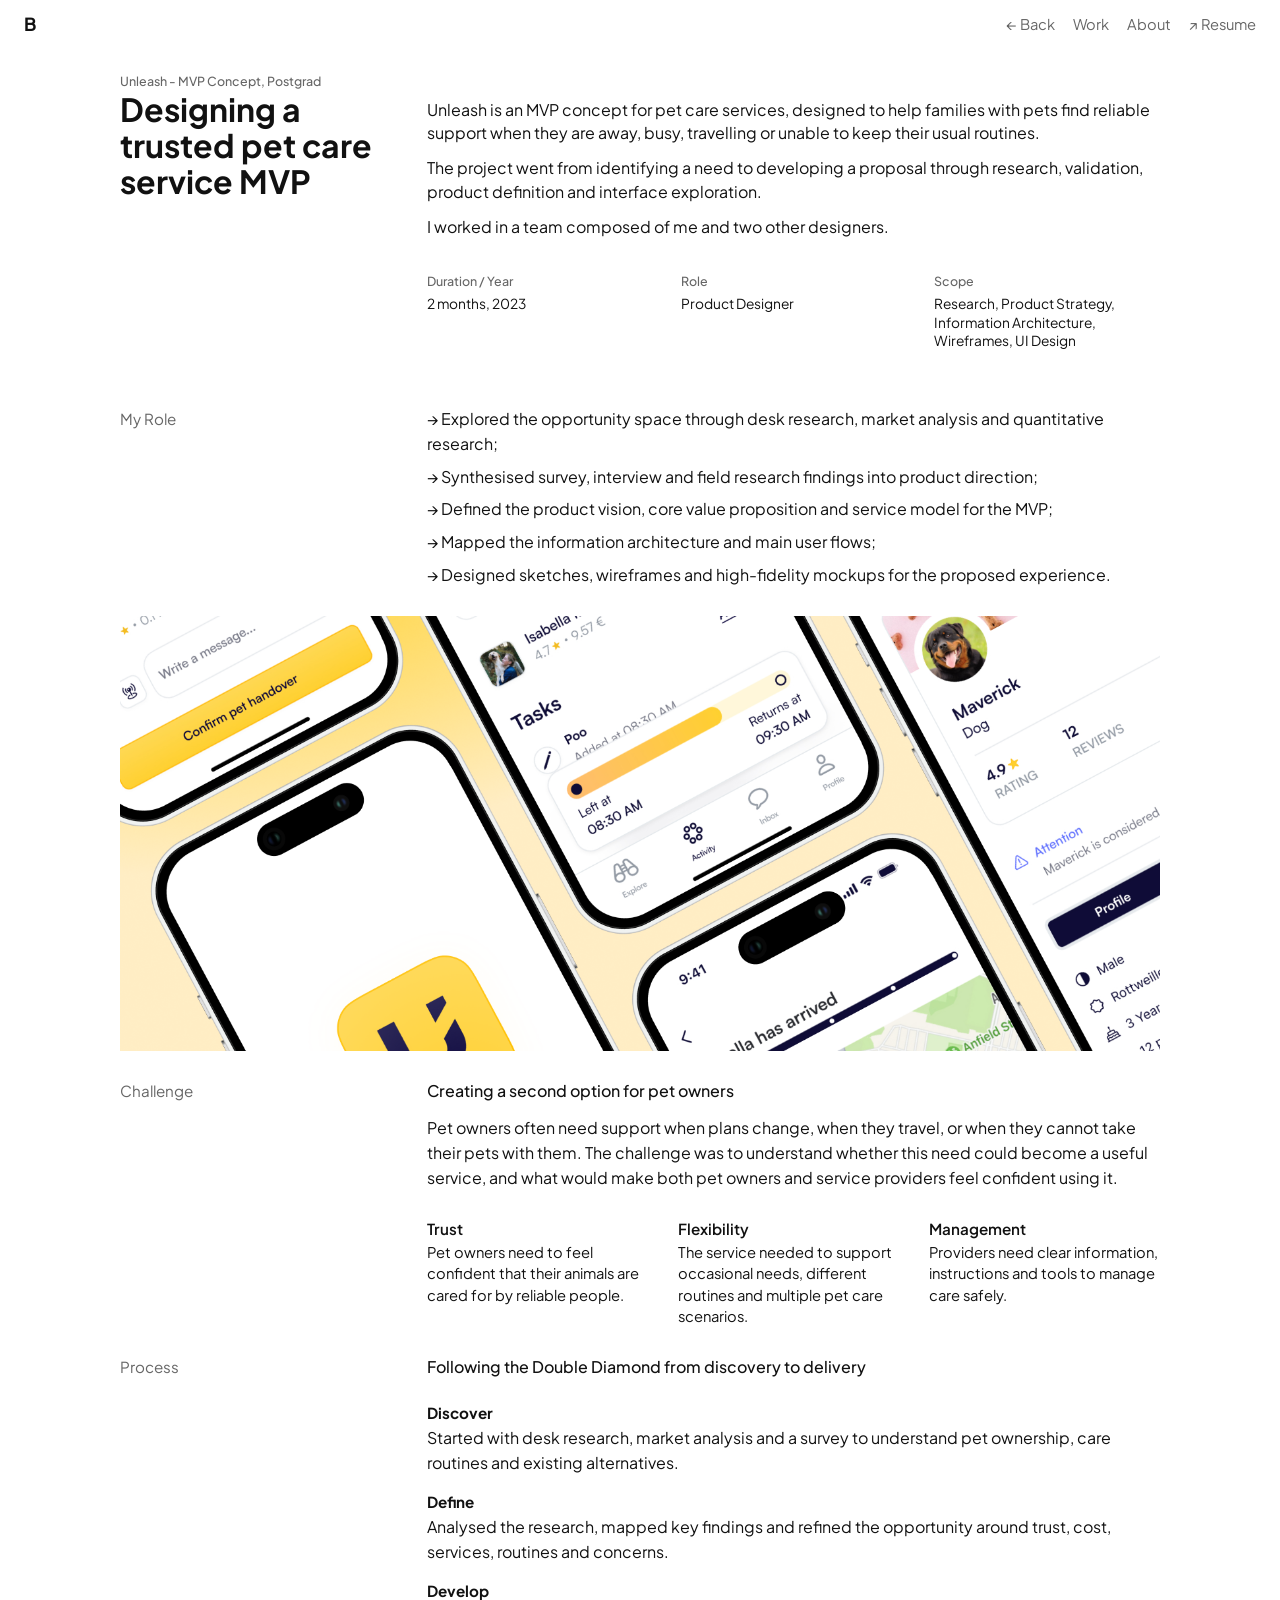
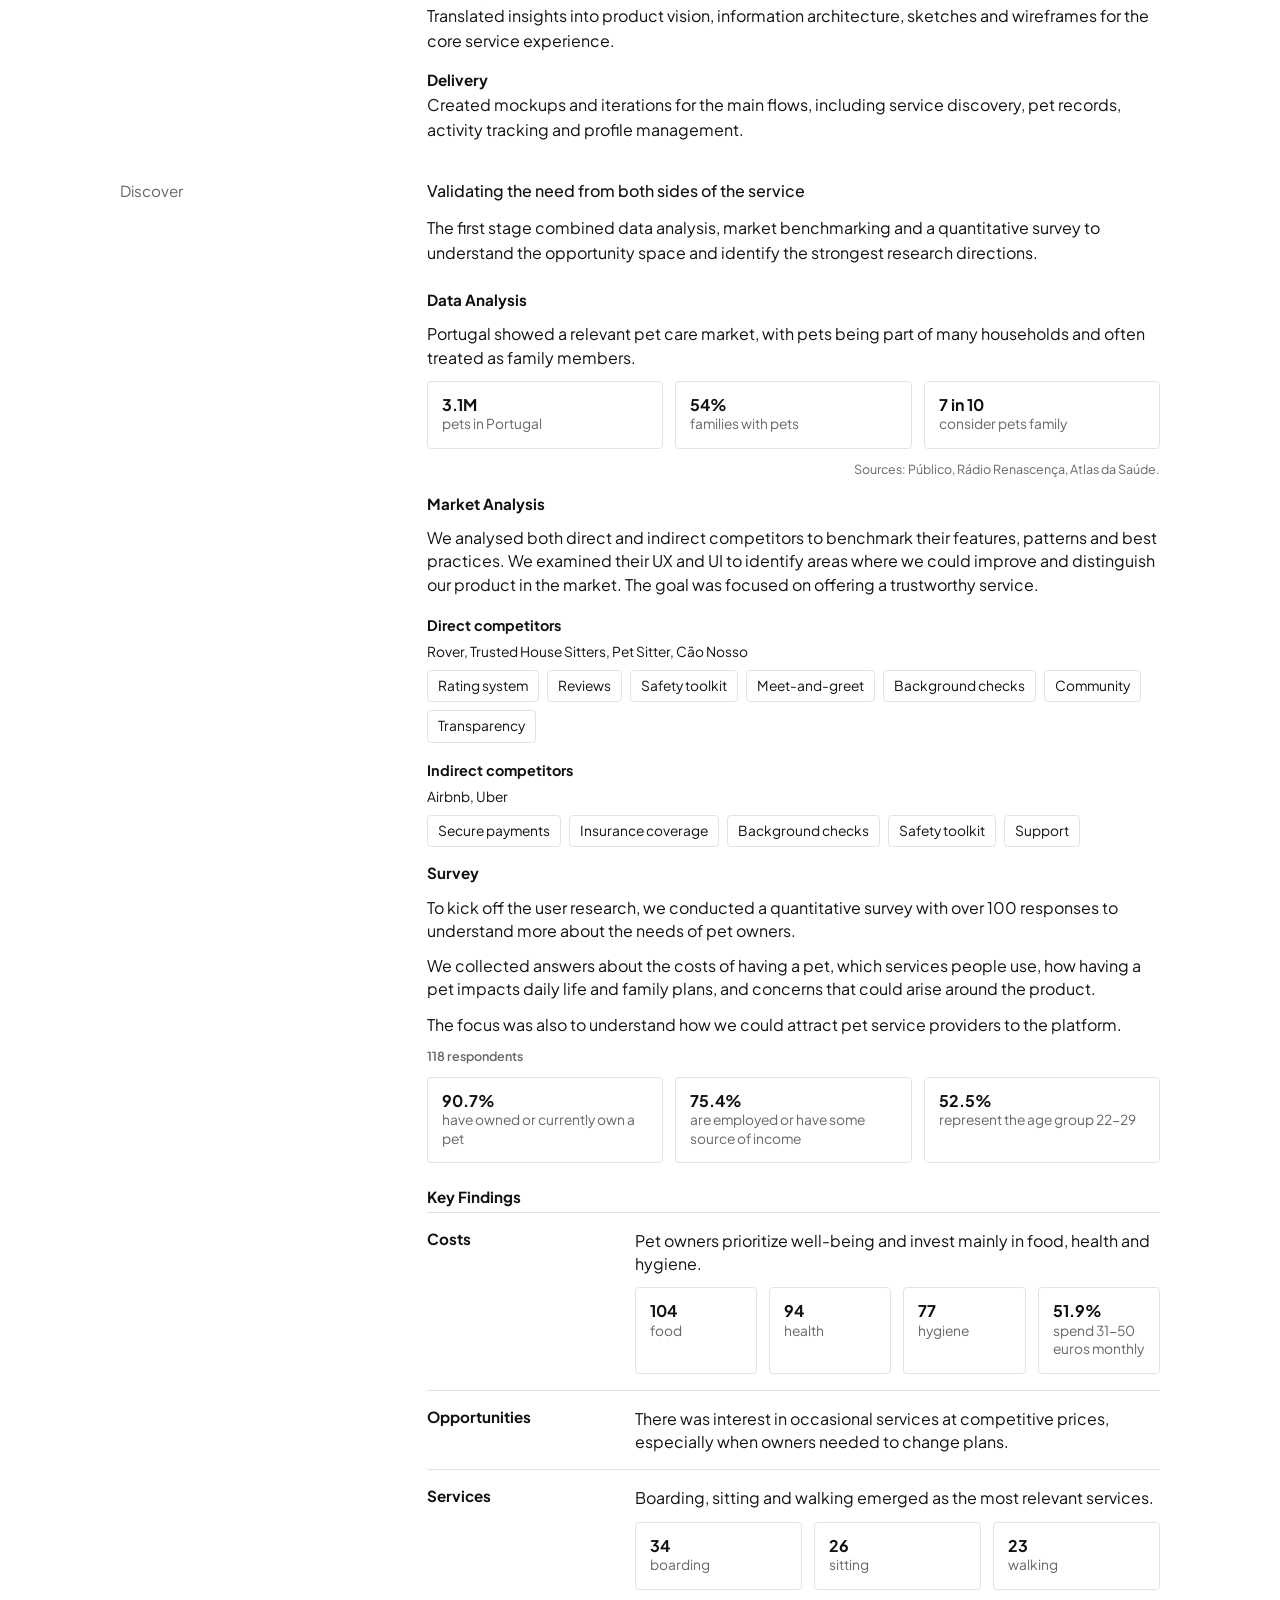
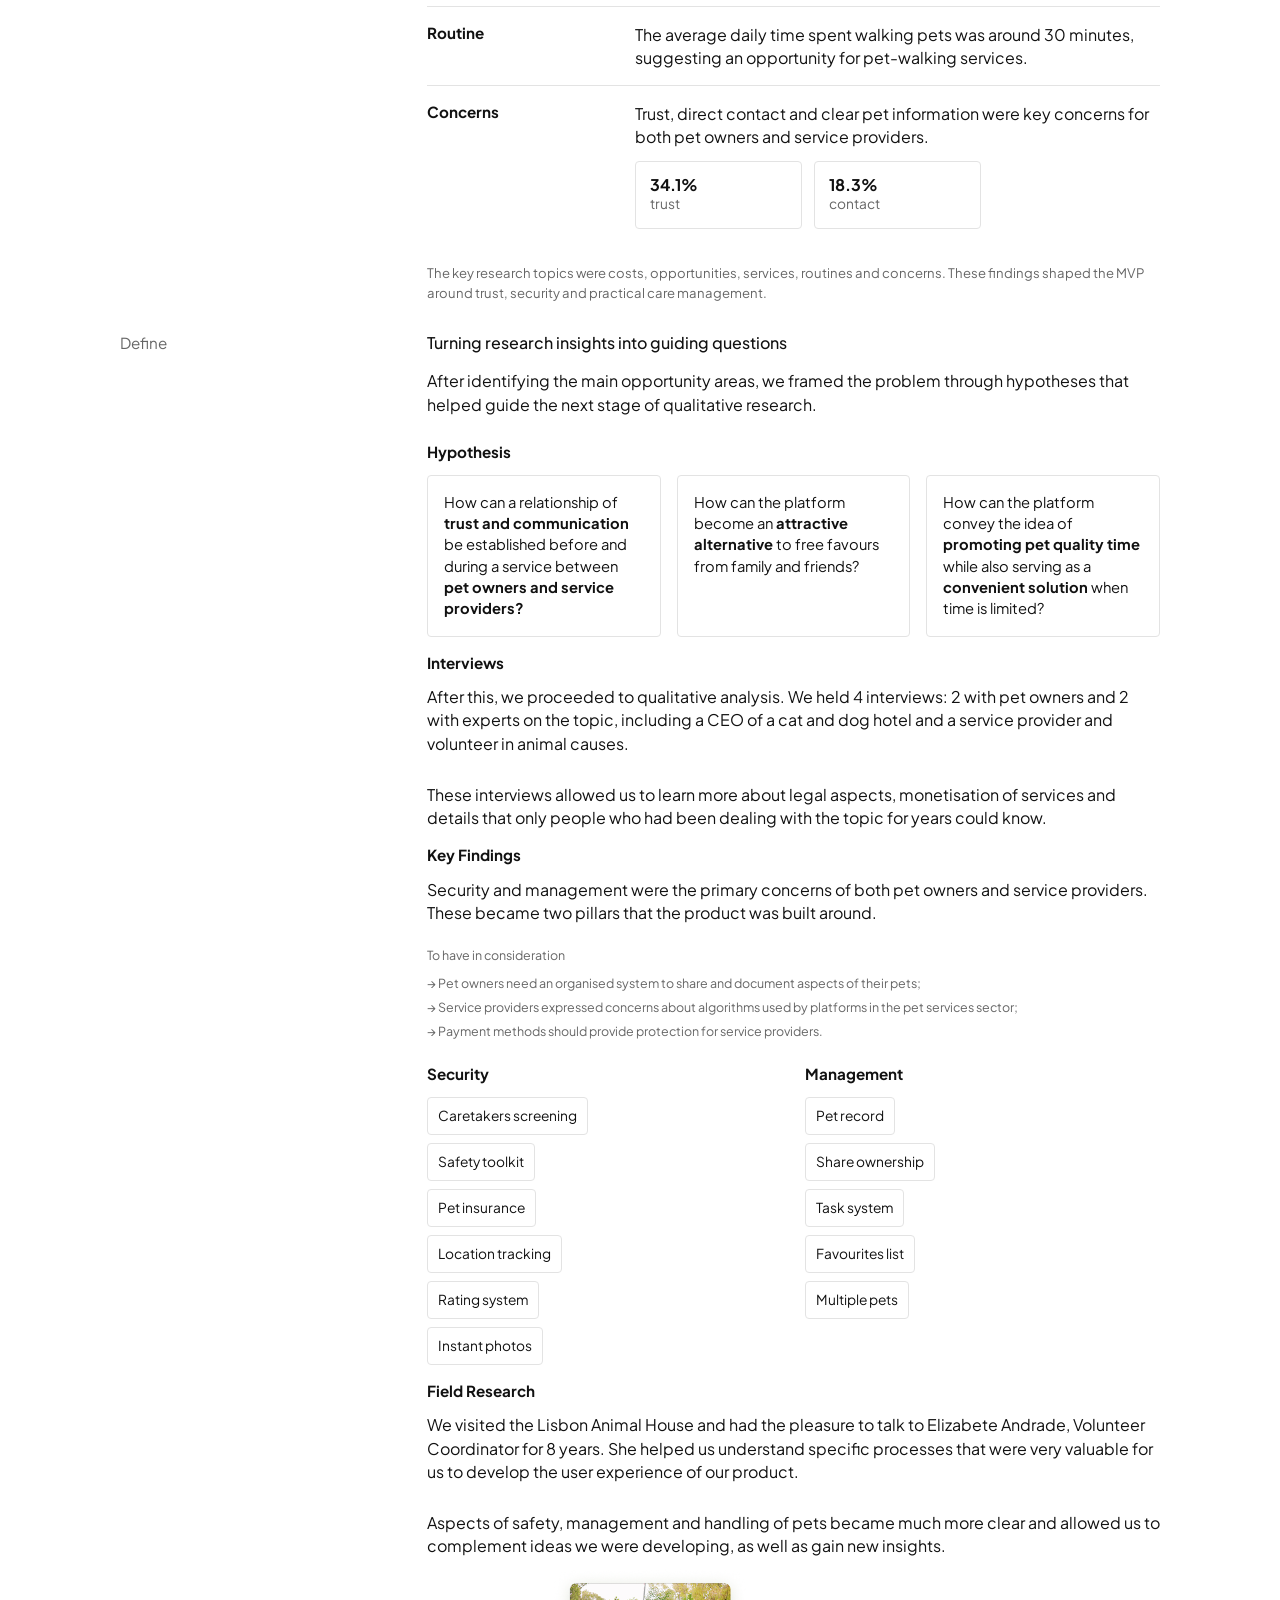
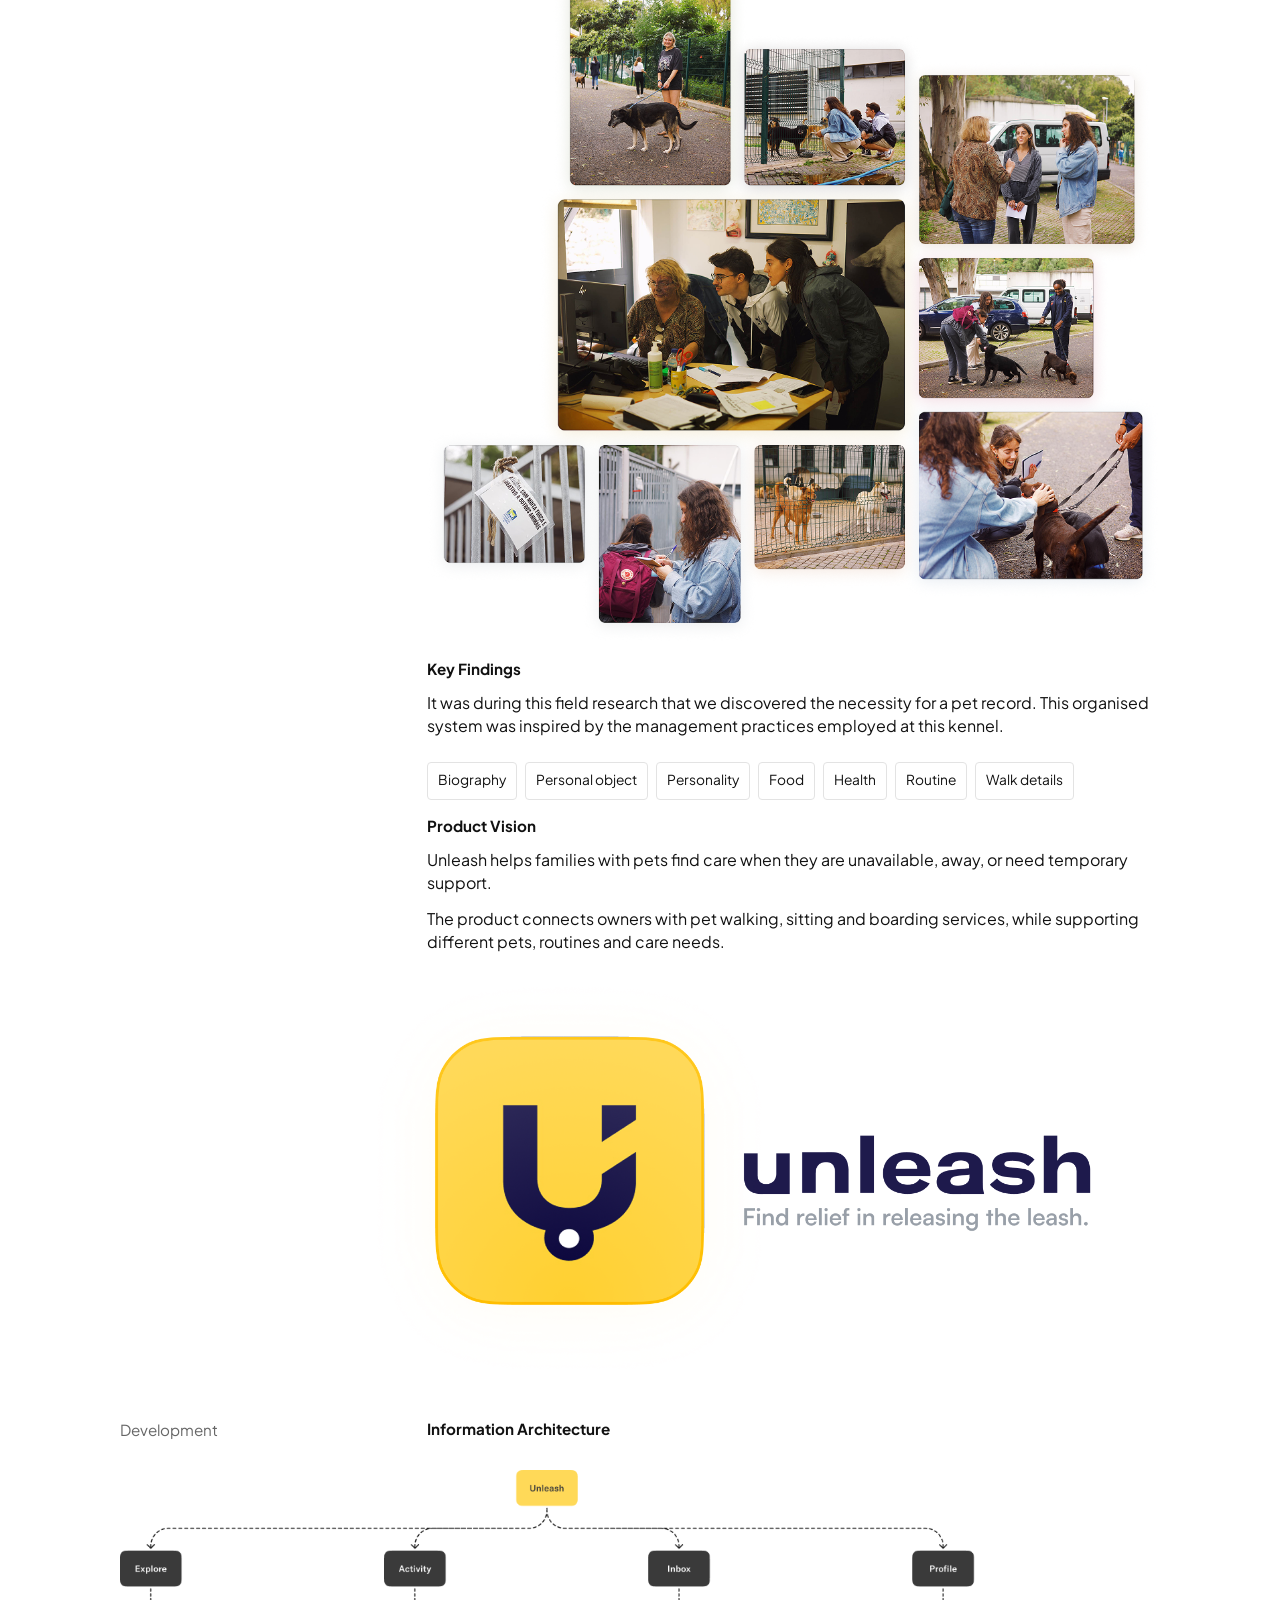
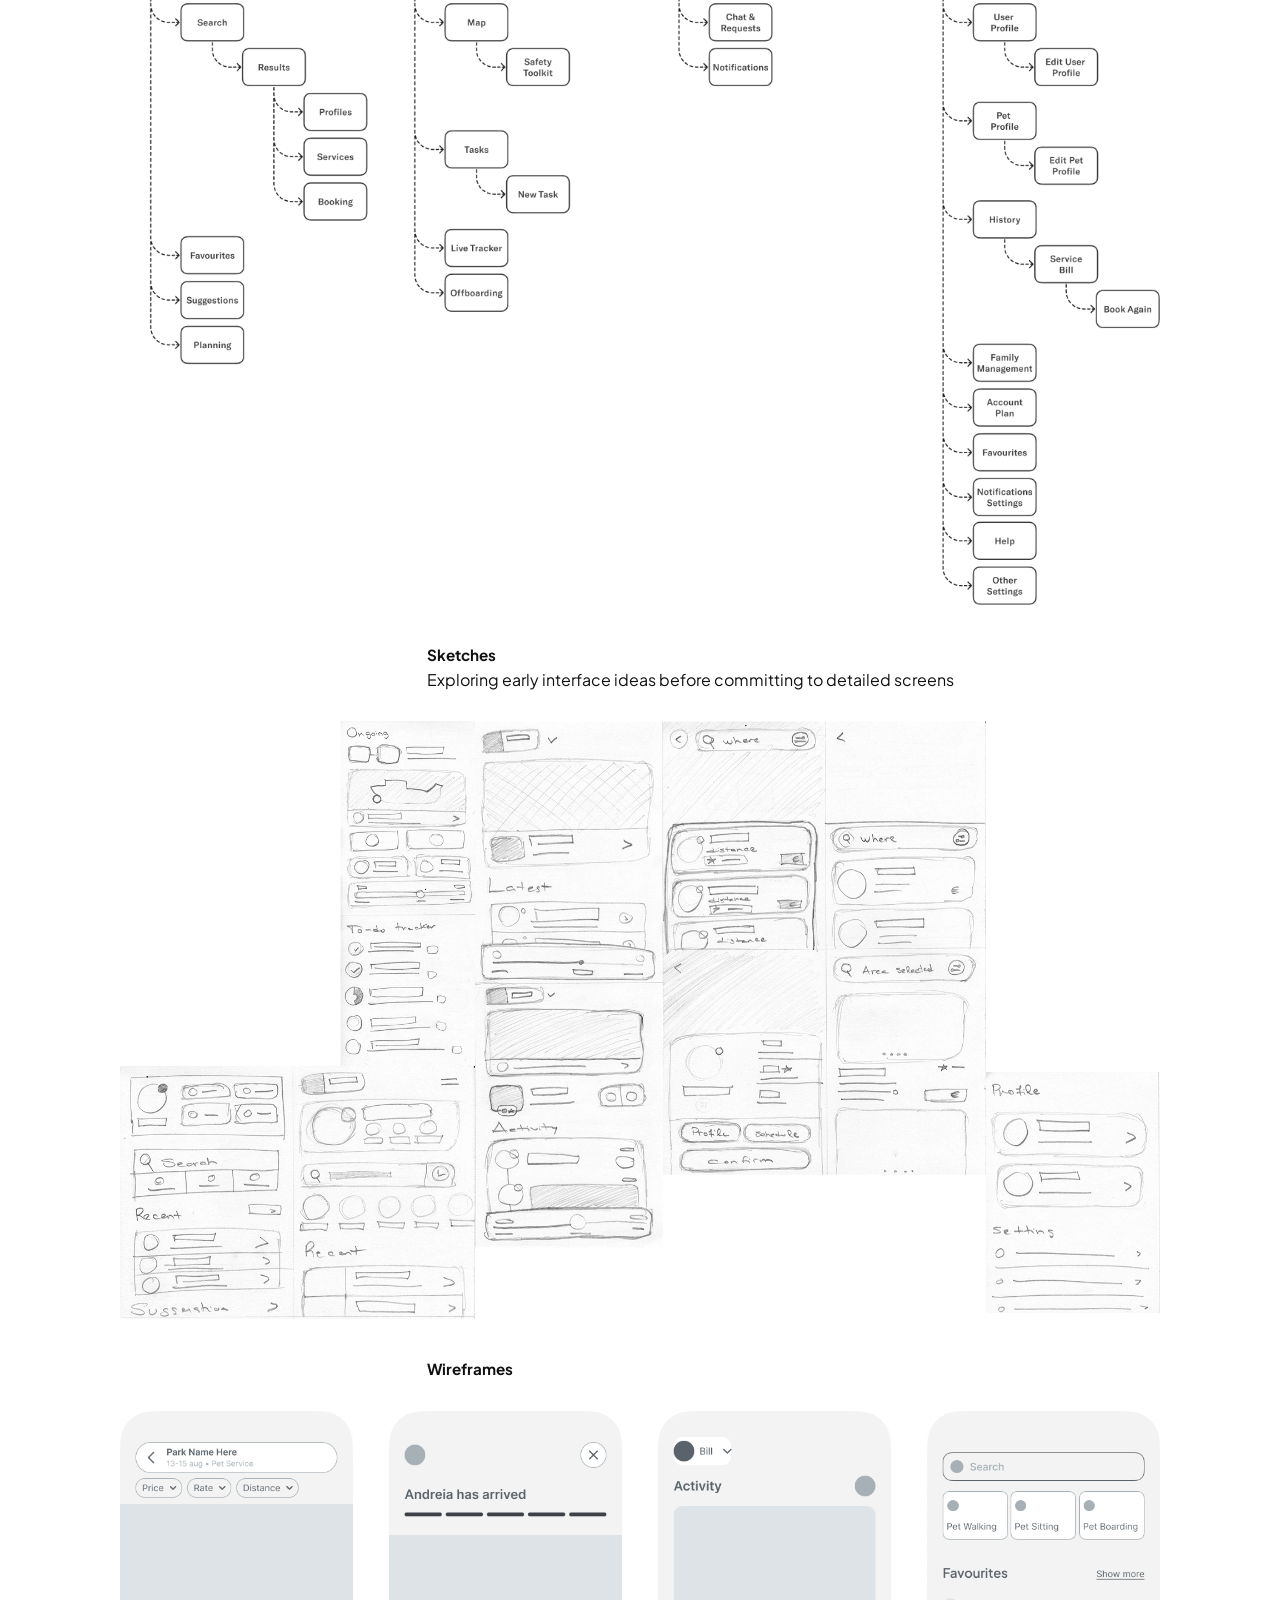
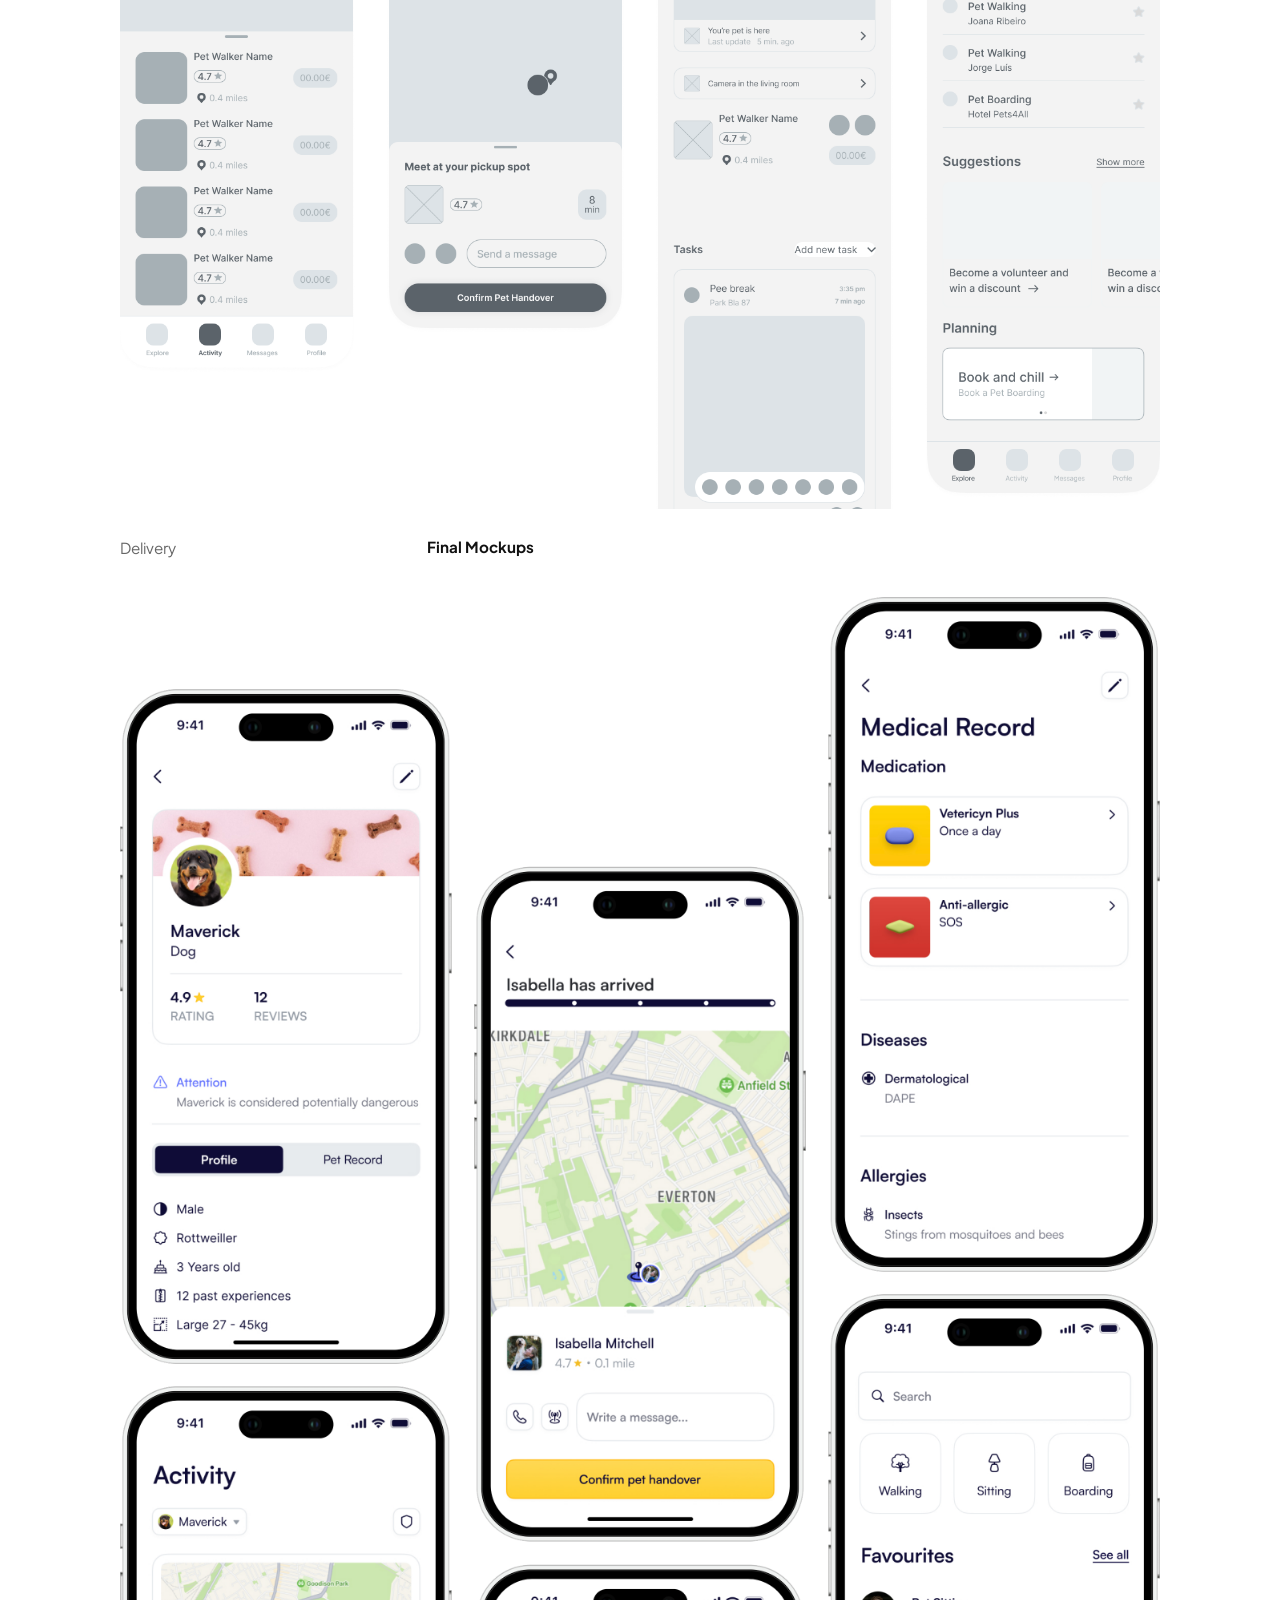
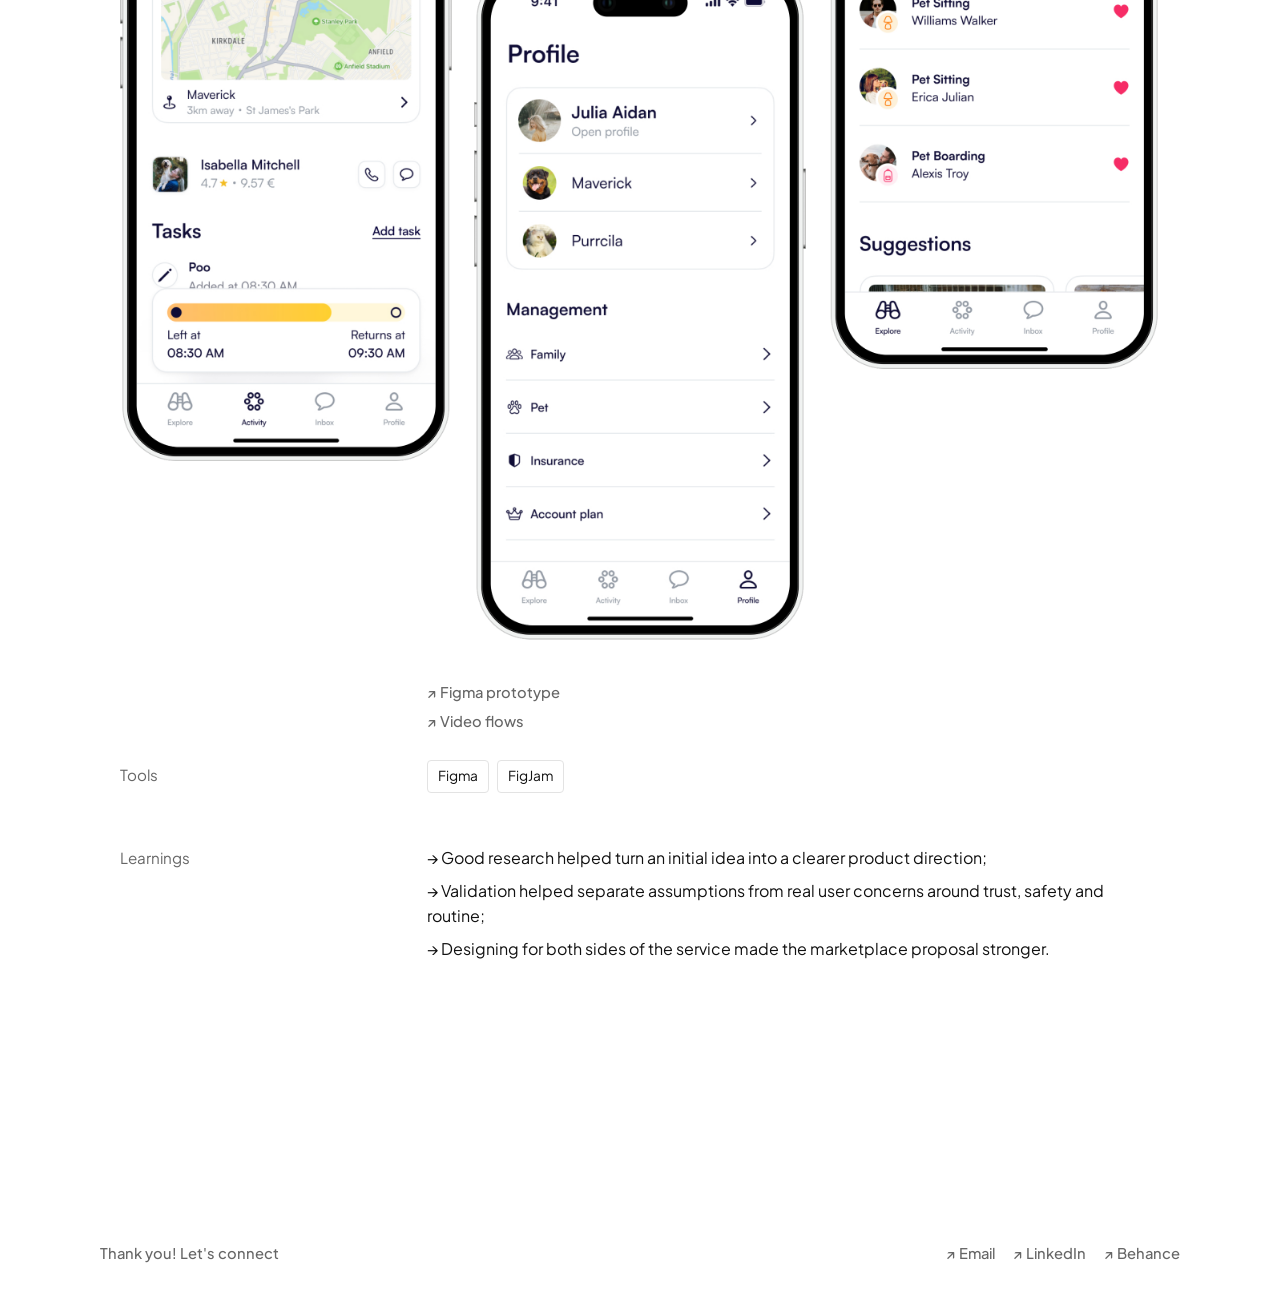
<file: unleash.html>
<!doctype html>
<html lang="en">
  <head>
    <meta charset="utf-8">
    <meta name="viewport" content="width=device-width, initial-scale=1">
    <title>Designing a trusted pet care service MVP | Bruna Marcela</title>
    <link rel="icon" href="favicon.svg" type="image/svg+xml">
    <link rel="preconnect" href="https://fonts.googleapis.com">
    <link rel="preconnect" href="https://fonts.gstatic.com" crossorigin>
    <link
      href="https://fonts.googleapis.com/css2?family=Plus+Jakarta+Sans:wght@400;500;600;700;800&display=swap"
      rel="stylesheet"
    >
    <link rel="stylesheet" href="styles.css?v=2">
  </head>
  <body>
    <header class="site-header">
      <a class="brand" href="index.html"><span class="brand-initial">B</span><span class="brand-rest"><span style="--i:0; --ri:13">r</span><span style="--i:1; --ri:12">u</span><span style="--i:2; --ri:11">n</span><span style="--i:3; --ri:10">a</span><span style="--i:4; --ri:9">&nbsp;</span><span style="--i:5; --ri:8">M</span><span style="--i:6; --ri:7">a</span><span style="--i:7; --ri:6">r</span><span style="--i:8; --ri:5">c</span><span style="--i:9; --ri:4">e</span><span style="--i:10; --ri:3">l</span><span style="--i:11; --ri:2">a</span><span style="--i:12; --ri:1">&nbsp;</span><span style="--i:13; --ri:0">꩜</span></span></a>
      <nav class="main-nav" aria-label="Main navigation">
        <a href="index.html#unleash">← Back</a>
        <a href="index.html#work">Work</a>
        <a href="index.html#about">About</a>
        <a href="/Bruna-Marcela-CV.pdf" target="_blank" rel="noreferrer">↗ Resume</a>
      </nav>
    </header>

    <main class="page page-compact-top">
      <section class="case-hero case-hero-compact case-overview">
        <div class="case-overview-heading">
          <p class="case-overview-kicker">Unleash - MVP Concept, Postgrad</p>
          <h1 class="case-overview-title">Designing a trusted pet care service MVP</h1>
        </div>
        <div class="case-overview-content">
          <p class="case-overview-lede">
            Unleash is an MVP concept for pet care services, designed to help
            families with pets find reliable support when they are away, busy,
            travelling or unable to keep their usual routines.
          </p>
          <p class="case-overview-lede">
            The project went from identifying a need to developing a proposal
            through research, validation, product definition and interface
            exploration.
          </p>
          <p class="case-overview-lede">
            I worked in a team composed of me and two other designers.
          </p>
          <dl class="case-overview-meta">
            <div>
              <dt>Duration / Year</dt>
              <dd>2 months, 2023</dd>
            </div>
            <div>
              <dt>Role</dt>
              <dd>Product Designer</dd>
            </div>
            <div>
              <dt>Scope</dt>
              <dd>Research, Product Strategy, Information Architecture, Wireframes, UI Design</dd>
            </div>
          </dl>
        </div>
      </section>

      <section class="case-layout case-layout-top-meta">
        <div class="case-copy case-copy-open">
          <section class="case-study-section">
            <h2>My Role</h2>
            <div class="case-section-content">
              <ul class="case-bullet-list">
                <li>→ Explored the opportunity space through desk research, market analysis and quantitative research;</li>
                <li>→ Synthesised survey, interview and field research findings into product direction;</li>
                <li>→ Defined the product vision, core value proposition and service model for the MVP;</li>
                <li>→ Mapped the information architecture and main user flows;</li>
                <li>→ Designed sketches, wireframes and high-fidelity mockups for the proposed experience.</li>
              </ul>
            </div>
          </section>

          <figure class="case-banner">
            <img
              src="unleash-banner.png"
              alt="Unleash product interface preview."
            >
          </figure>

          <section class="case-study-section">
            <h2>Challenge</h2>
            <div class="case-section-content">
              <h3>Creating a second option for pet owners</h3>
              <p>
                Pet owners often need support when plans change, when they
                travel, or when they cannot take their pets with them. The
                challenge was to understand whether this need could become a
                useful service, and what would make both pet owners and service
                providers feel confident using it.
              </p>
              <div class="case-principles">
                <div>
                  <h4>Trust</h4>
                  <p>Pet owners need to feel confident that their animals are cared for by reliable people.</p>
                </div>
                <div>
                  <h4>Flexibility</h4>
                  <p>The service needed to support occasional needs, different routines and multiple pet care scenarios.</p>
                </div>
                <div>
                  <h4>Management</h4>
                  <p>Providers need clear information, instructions and tools to manage care safely.</p>
                </div>
              </div>
            </div>
          </section>

          <section class="case-study-section">
            <h2>Process</h2>
            <div class="case-section-content">
              <h3>Following the Double Diamond from discovery to delivery</h3>
              <div class="case-timeline">
                <article>
                  <h4>Discover</h4>
                  <p>Started with desk research, market analysis and a survey to understand pet ownership, care routines and existing alternatives.</p>
                </article>
                <article>
                  <h4>Define</h4>
                  <p>Analysed the research, mapped key findings and refined the opportunity around trust, cost, services, routines and concerns.</p>
                </article>
                <article>
                  <h4>Develop</h4>
                  <p>Translated insights into product vision, information architecture, sketches and wireframes for the core service experience.</p>
                </article>
                <article>
                  <h4>Delivery</h4>
                  <p>Created mockups and iterations for the main flows, including service discovery, pet records, activity tracking and profile management.</p>
                </article>
              </div>
            </div>
          </section>

          <section class="case-study-section">
            <h2>Discover</h2>
            <div class="case-section-content">
              <h3>Validating the need from both sides of the service</h3>
              <p>
                The first stage combined data analysis, market benchmarking and
                a quantitative survey to understand the opportunity space and
                identify the strongest research directions.
              </p>

              <div class="evidence-grid">
                <article class="evidence-block">
                  <h4>Data Analysis</h4>
                  <p>
                    Portugal showed a relevant pet care market, with pets being
                    part of many households and often treated as family members.
                  </p>
                  <div class="evidence-stat-list" aria-label="Pet ownership data">
                    <div><strong>3.1M</strong><span>pets in Portugal</span></div>
                    <div><strong>54%</strong><span>families with pets</span></div>
                    <div><strong>7 in 10</strong><span>consider pets family</span></div>
                  </div>
                  <p class="feature-caption evidence-sources">
                    Sources:
                    <a href="https://www.publico.pt/2022/11/18/p3/noticia/ha-31-milhoes-animais-companhia-registados-portugal-2028331" target="_blank" rel="noreferrer">Público</a>,
                    <a href="https://rr.pt/artigo/o-mundo-em-tres-dimensoes/2020/02/06/o-fenomeno-dos-animais-de-estimacao-em-numeros/181036/" target="_blank" rel="noreferrer">Rádio Renascença</a>,
                    <a href="https://www.atlasdasaude.pt/noticias/animais-de-estimacao-sao-familia-para-7-em-cada-10-portugueses" target="_blank" rel="noreferrer">Atlas da Saúde</a>.
                  </p>
                </article>

                <article class="evidence-block">
                  <h4>Market Analysis</h4>
                  <p>
                    We analysed both direct and indirect competitors to
                    benchmark their features, patterns and best practices. We
                    examined their UX and UI to identify areas where we could
                    improve and distinguish our product in the market. The goal
                    was focused on offering a trustworthy service.
                  </p>
                  <div class="evidence-group-list">
                    <div class="evidence-subgroup">
                      <h5>Direct competitors</h5>
                      <p class="competitor-list">Rover, Trusted House Sitters, Pet Sitter, Cão Nosso</p>
                      <div class="feature-chip-list" aria-label="Direct competitor stronger features">
                        <span>Rating system</span>
                        <span>Reviews</span>
                        <span>Safety toolkit</span>
                        <span>Meet-and-greet</span>
                        <span>Background checks</span>
                        <span>Community</span>
                        <span>Transparency</span>
                      </div>
                    </div>
                    <div class="evidence-subgroup">
                      <h5>Indirect competitors</h5>
                      <p class="competitor-list">Airbnb, Uber</p>
                      <div class="feature-chip-list" aria-label="Indirect competitor stronger features">
                        <span>Secure payments</span>
                        <span>Insurance coverage</span>
                        <span>Background checks</span>
                        <span>Safety toolkit</span>
                        <span>Support</span>
                      </div>
                    </div>
                  </div>
                </article>

                <article class="evidence-block survey-evidence">
                  <h4>Survey</h4>
                  <p>
                    To kick off the user research, we conducted a quantitative
                    survey with over 100 responses to understand more about the
                    needs of pet owners.
                  </p>
                  <p>
                    We collected answers about the costs of having a pet, which
                    services people use, how having a pet impacts daily life and
                    family plans, and concerns that could arise around the
                    product.
                  </p>
                  <p>
                    The focus was also to understand how we could attract pet
                    service providers to the platform.
                  </p>
                  <p class="feature-caption evidence-respondents">118 respondents</p>
                  <div class="evidence-stat-list" aria-label="Survey data">
                    <div><strong>90.7%</strong><span>have owned or currently own a pet</span></div>
                    <div><strong>75.4%</strong><span>are employed or have some source of income</span></div>
                    <div><strong>52.5%</strong><span>represent the age group 22-29</span></div>
                  </div>

                  <div class="survey-findings">
                    <h5>Key Findings</h5>

                    <div class="survey-finding-row">
                      <h6>Costs</h6>
                      <div>
                        <p>
                          Pet owners prioritize well-being and invest mainly in
                          food, health and hygiene.
                        </p>
                        <div class="evidence-stat-list evidence-stat-list-four" aria-label="Costs survey findings">
                          <div><strong>104</strong><span>food</span></div>
                          <div><strong>94</strong><span>health</span></div>
                          <div><strong>77</strong><span>hygiene</span></div>
                          <div><strong>51.9%</strong><span>spend 31-50 euros monthly</span></div>
                        </div>
                      </div>
                    </div>

                    <div class="survey-finding-row">
                      <h6>Opportunities</h6>
                      <div>
                        <p>
                          There was interest in occasional services at
                          competitive prices, especially when owners needed to
                          change plans.
                        </p>
                      </div>
                    </div>

                    <div class="survey-finding-row">
                      <h6>Services</h6>
                      <div>
                        <p>
                          Boarding, sitting and walking emerged as the most
                          relevant services.
                        </p>
                        <div class="evidence-stat-list" aria-label="Preferred pet care services">
                          <div><strong>34</strong><span>boarding</span></div>
                          <div><strong>26</strong><span>sitting</span></div>
                          <div><strong>23</strong><span>walking</span></div>
                        </div>
                      </div>
                    </div>

                    <div class="survey-finding-row">
                      <h6>Routine</h6>
                      <div>
                        <p>
                          The average daily time spent walking pets was around
                          30 minutes, suggesting an opportunity for pet-walking
                          services.
                        </p>
                      </div>
                    </div>

                    <div class="survey-finding-row">
                      <h6>Concerns</h6>
                      <div>
                        <p>
                          Trust, direct contact and clear pet information were
                          key concerns for both pet owners and service
                          providers.
                        </p>
                        <div class="evidence-stat-list" aria-label="Concerns survey findings">
                          <div><strong>34.1%</strong><span>trust</span></div>
                          <div><strong>18.3%</strong><span>contact</span></div>
                        </div>
                      </div>
                    </div>
                  </div>
                </article>

              </div>

              <aside class="case-callout">
                <p>
                  The key research topics were costs, opportunities, services,
                  routines and concerns. These findings shaped the MVP around
                  trust, security and practical care management.
                </p>
              </aside>
            </div>
          </section>

          <section class="case-study-section">
            <h2>Define</h2>
            <div class="case-section-content">
              <h3>Turning research insights into guiding questions</h3>
              <p>
                After identifying the main opportunity areas, we framed the
                problem through hypotheses that helped guide the next stage of
                qualitative research.
              </p>

              <div class="evidence-grid">
                <article class="evidence-block">
                  <h4>Hypothesis</h4>
                  <div class="hypothesis-list">
                    <div>
                      How can a relationship of <strong>trust and communication</strong>
                      be established before and during a service between
                      <strong>pet owners and service providers?</strong>
                    </div>
                    <div>
                      How can the platform become an <strong>attractive alternative</strong>
                      to free favours from family and friends?
                    </div>
                    <div>
                      How can the platform convey the idea of
                      <strong>promoting pet quality time</strong> while also
                      serving as a <strong>convenient solution</strong> when time
                      is limited?
                    </div>
                  </div>
                </article>

                <article class="evidence-block">
                  <h4>Interviews</h4>
                  <p>
                    After this, we proceeded to qualitative analysis. We held 4
                    interviews: 2 with pet owners and 2 with experts on the
                    topic, including a CEO of a cat and dog hotel and a service
                    provider and volunteer in animal causes.
                  </p>
                  <p>
                    These interviews allowed us to learn more about legal
                    aspects, monetisation of services and details that only
                    people who had been dealing with the topic for years could
                    know.
                  </p>
                </article>

                <article class="evidence-block">
                  <h4>Key Findings</h4>
                  <p>
                    Security and management were the primary concerns of both
                    pet owners and service providers. These became two pillars
                    that the product was built around.
                  </p>
                  <div class="case-callout define-considerations">
                    <h4>To have in consideration</h4>
                    <ul class="case-bullet-list">
                      <li>→ Pet owners need an organised system to share and document aspects of their pets;</li>
                      <li>→ Service providers expressed concerns about algorithms used by platforms in the pet services sector;</li>
                      <li>→ Payment methods should provide protection for service providers.</li>
                    </ul>
                  </div>
                  <div class="define-finding-pillars">
                    <div class="define-pillar">
                      <h5>Security</h5>
                      <div class="pillar-chip-list" aria-label="Security findings">
                        <span>Caretakers screening</span>
                        <span>Safety toolkit</span>
                        <span>Pet insurance</span>
                        <span>Location tracking</span>
                        <span>Rating system</span>
                        <span>Instant photos</span>
                      </div>
                    </div>
                    <div class="define-pillar">
                      <h5>Management</h5>
                      <div class="pillar-chip-list" aria-label="Management findings">
                        <span>Pet record</span>
                        <span>Share ownership</span>
                        <span>Task system</span>
                        <span>Favourites list</span>
                        <span>Multiple pets</span>
                      </div>
                    </div>
                  </div>
                </article>

                <article class="evidence-block">
                  <h4>Field Research</h4>
                  <p>
                    We visited the Lisbon Animal House and had the pleasure to
                    talk to Elizabete Andrade, Volunteer Coordinator for 8
                    years. She helped us understand specific processes that were
                    very valuable for us to develop the user experience of our
                    product.
                  </p>
                  <p>
                    Aspects of safety, management and handling of pets became
                    much more clear and allowed us to complement ideas we were
                    developing, as well as gain new insights.
                  </p>
                  <div class="feature-visuals">
                    <img
                      src="field.png"
                      alt="Field research visit at Lisbon Animal House with staff, volunteers and dogs."
                    >
                  </div>
                </article>

                <article class="evidence-block">
                  <h4>Key Findings</h4>
                  <p>
                    It was during this field research that we discovered the
                    necessity for a pet record. This organised system was
                    inspired by the management practices employed at this
                    kennel.
                  </p>
                  <div class="define-finding-pillars define-finding-pillars-single">
                    <div class="define-pillar">
                      <div class="pillar-chip-list pillar-chip-list-inline" aria-label="Pet record findings">
                        <span>Biography</span>
                        <span>Personal object</span>
                        <span>Personality</span>
                        <span>Food</span>
                        <span>Health</span>
                        <span>Routine</span>
                        <span>Walk details</span>
                      </div>
                    </div>
                  </div>
                </article>

                <article class="evidence-block">
                  <h4>Product Vision</h4>
                  <div class="product-vision-layout">
                    <div class="product-vision-copy">
                      <p>
                        Unleash helps families with pets find care when they are
                        unavailable, away, or need temporary support.
                      </p>
                      <p>
                        The product connects owners with pet walking, sitting
                        and boarding services, while supporting different pets,
                        routines and care needs.
                      </p>
                    </div>
                    <img
                      src="unleash-logo.png"
                      alt="Unleash logo with the tagline Find relief in releasing the leash."
                    >
                  </div>
                </article>
              </div>
            </div>
          </section>

          <section class="case-study-section case-study-section-design">
            <h2>Development</h2>
            <div class="feature-contribution-list">
              <div class="feature-contribution feature-contribution-full-visual">
                <header>
                  <h3>Information Architecture</h3>
                </header>

                <section class="full-width-visual-section">
                  <div class="feature-visuals">
                    <img
                      src="information-arch-unleash.png"
                      alt="Information architecture diagram for the Unleash product."
                    >
                  </div>
                </section>

              </div>

              <div class="feature-contribution feature-contribution-full-visual">
                <header>
                  <h3>Sketches</h3>
                  <p>Exploring early interface ideas before committing to detailed screens</p>
                </header>

                <section class="full-width-visual-section">
                  <div class="feature-visuals">
                    <img
                      src="sketeches-unleash.png"
                      alt="Early sketches for the Unleash mobile app experience."
                    >
                  </div>
                </section>

              </div>

              <div class="feature-contribution feature-contribution-full-visual">
                <header>
                  <h3>Wireframes</h3>
                </header>

                <section class="full-width-visual-section">
                  <div class="feature-visuals">
                    <img
                      src="wireframes-unleash.png"
                      alt="Wireframes for the Unleash mobile app experience."
                    >
                  </div>
                </section>

              </div>

            </div>
          </section>

          <section class="case-study-section case-study-section-design">
            <h2>Delivery</h2>
            <div class="feature-contribution-list">
              <div class="feature-contribution feature-contribution-full-visual">
                <header>
                  <h3>Final Mockups</h3>
                </header>

                <section class="full-width-visual-section">
                  <div class="feature-visuals">
                    <img
                      src="mockup-unleash.png"
                      alt="Final high-fidelity mockups for the Unleash mobile app."
                    >
                  </div>
                </section>

                <section class="project-link-row" aria-label="Final mockup links">
                  <a
                    href="https://www.figma.com/design/7xhfZypobI4ZHUYBKqUhzG/MVP_Product?node-id=410-3133&t=zbEPHAZcuhX4u4nA-1"
                    target="_blank"
                    rel="noreferrer"
                  >↗ Figma prototype</a>
                  <a
                    href="https://drive.google.com/drive/u/0/folders/1I9H4tSpVVeCZFI15uo510ak7l2vcxY9V"
                    target="_blank"
                    rel="noreferrer"
                  >↗ Video flows</a>
                </section>

              </div>
            </div>
          </section>

          <section class="case-study-section">
            <h2>Tools</h2>
            <div class="feature-chip-list" aria-label="Tools used across the Unleash case study">
              <span>Figma</span>
              <span>FigJam</span>
            </div>
          </section>

          <section class="case-study-section">
            <h2>Learnings</h2>
            <div class="case-section-content">
              <ul class="case-bullet-list">
                <li>→ Good research helped turn an initial idea into a clearer product direction;</li>
                <li>→ Validation helped separate assumptions from real user concerns around trust, safety and routine;</li>
                <li>→ Designing for both sides of the service made the marketplace proposal stronger.</li>
              </ul>
            </div>
          </section>
        </div>
      </section>
    </main>

    <footer class="site-footer" aria-label="Contact links">
      <div class="footer-copy">
        <p class="footer-heading">Thank you! Let's connect</p>
      </div>
      <div class="footer-links">
        <a href="mailto:brunacruz97@gmail.com?subject=Hello!">↗ Email</a>
        <a href="https://www.linkedin.com/in/brunamcruz/" target="_blank" rel="noreferrer">↗ LinkedIn</a>
        <a href="https://www.behance.net/brunacruz" target="_blank" rel="noreferrer">↗ Behance</a>
      </div>
    </footer>
  </body>
</html>
</file>
<file: styles.css>
:root {
  --background: #ffffff;
  --ink: #111111;
  --muted: #666666;
  --line: #e3e3e3;
  --soft: #f8f8f8;
  --accent: #3157d5;
}

* {
  box-sizing: border-box;
}

html {
  scroll-behavior: auto;
}

body {
  margin: 0;
  background: var(--background);
  color: var(--ink);
  font-family: "Plus Jakarta Sans", system-ui, -apple-system, BlinkMacSystemFont, "Segoe UI", sans-serif;
  line-height: 1.55;
}

a {
  color: inherit;
  text-decoration: none;
}

.site-header {
  position: sticky;
  top: 0;
  z-index: 10;
  min-height: 48px;
  padding: 8px 24px;
  border-bottom: 0;
  display: flex;
  align-items: center;
  justify-content: flex-start;
  gap: 28px;
  background: #ffffff;
  backdrop-filter: blur(16px);
}

.brand {
  display: inline-flex;
  align-items: baseline;
  width: 150px;
  font-size: 18px;
  font-weight: 700;
  letter-spacing: -0.01em;
  white-space: nowrap;
  color: var(--ink);
}

.brand-initial {
  display: inline-block;
}

.brand-rest {
  display: inline-block;
  max-width: 0;
  overflow: hidden;
  white-space: nowrap;
  transition: max-width 520ms steps(14, end);
}

.brand-rest span {
  opacity: 0;
  transition: opacity 280ms ease;
  transition-delay: calc(var(--ri) * 24ms);
}

.brand:hover .brand-rest {
  max-width: 14ch;
}

.brand:hover .brand-rest span {
  opacity: 1;
  transition-delay: calc(var(--i) * 24ms);
}

.main-nav {
  display: flex;
  align-items: center;
  color: var(--muted);
  font-size: 0.92rem;
  font-weight: 400;
}

.main-nav {
  gap: 18px;
  margin-left: auto;
}

.main-nav a:hover,
.text-link:hover,
.project-preview:hover h2,
.project-row:hover h2 {
  color: var(--accent);
}

[aria-current="page"] {
  color: var(--ink);
}

.home-hero,
.home-grid,
.work-section,
.featured-projects,
.home-about,
.page,
.case-hero,
.case-layout {
  width: min(1080px, calc(100% - 40px));
  margin: 0 auto;
}

.home-hero {
  position: relative;
  min-height: calc(100vh - 48px);
  padding: clamp(80px, 12vw, 150px) 0 clamp(64px, 8vw, 100px);
  display: flex;
  align-items: center;
  justify-content: center;
}

.eyebrow {
  margin: 0 0 18px;
  color: var(--muted);
  font-size: 0.76rem;
  font-weight: 700;
  letter-spacing: 0.16em;
  text-transform: uppercase;
}

h1,
h2,
h3,
p {
  margin-top: 0;
}

h1 {
  max-width: 980px;
  margin-bottom: 0;
  font-size: clamp(4rem, 8.5vw, 8.5rem);
  line-height: 0.9;
  letter-spacing: -0.045em;
}

h2 {
  margin-bottom: 18px;
  font-size: clamp(1.9rem, 3.6vw, 3.7rem);
  line-height: 1;
  letter-spacing: -0.065em;
}

h3 {
  margin-bottom: 10px;
  font-size: 1.2rem;
  letter-spacing: -0.03em;
}

.hero-statement {
  width: min(760px, 100%);
  color: var(--ink);
  font-size: clamp(28px, 4.2vw, 40px);
  line-height: 1.12;
  letter-spacing: -0.02em;
  text-align: left;
  transform: translateY(-4vh);
}

.hero-statement p {
  margin: 0 0 8px;
}

.hero-statement p:first-child {
  white-space: nowrap;
}

.hero-statement p:last-child {
  margin-bottom: 0;
}

.emphasis-line {
  font-weight: 600;
}

.complexity-word {
  font-weight: 400;
}

.clarity-word {
  font-weight: 800;
}

.strike {
  text-decoration-line: line-through;
  text-decoration-thickness: 2px;
  text-decoration-color: currentColor;
}

.hero-meta {
  position: absolute;
  left: calc(50% - 50vw + 24px);
  right: calc(50% - 50vw + 24px);
  bottom: 24px;
  display: flex;
  align-items: center;
  justify-content: space-between;
  gap: 24px;
  color: var(--muted);
  font-size: 12px;
  font-weight: 400;
  letter-spacing: 0.04em;
}

.home-grid {
  border-top: 1px solid var(--line);
  display: grid;
  grid-template-columns: 1fr;
}

.about-preview,
.featured-projects {
  padding: 0;
}

.featured-projects {
  display: grid;
  gap: clamp(16px, 2.5vw, 28px);
}

.work-section .featured-projects {
  width: 100%;
  margin: 0;
}

.work-section {
  position: relative;
}

.selected-work-title {
  position: sticky;
  top: 48px;
  z-index: 8;
  padding: 10px 0 20px;
  background: var(--background);
  display: flex;
  flex-direction: column;
  justify-content: flex-start;
  transform: translateY(var(--work-title-offset, calc((100vh - 48px) / 2 - 38px)));
  will-change: transform;
  transition:
    color 420ms ease;
}

.selected-work-spacer {
  min-height: max(320px, calc(100vh - 158px));
}

.selected-work-title .eyebrow {
  margin-bottom: 12px;
  letter-spacing: 0;
  text-transform: none;
  font-size: var(--work-title-size, 40px);
  line-height: 1.12;
  letter-spacing: -0.02em;
  color: var(--ink);
  transition:
    color 420ms ease;
}

.work-context {
  max-width: 100%;
  margin: 0;
  color: var(--muted);
  font-size: 0.95rem;
  line-height: 1.45;
  opacity: 0;
  transform: translateY(8px);
  transition:
    opacity 260ms ease,
    transform 260ms ease;
}

.selected-work-title.is-compact .eyebrow {
  margin-bottom: 8px;
  color: var(--ink);
  line-height: 1.45;
  letter-spacing: 0;
}

.selected-work-title.has-work-context {
  padding-bottom: 16px;
  box-shadow: 0 4px 0 var(--background);
}

.selected-work-title.is-compact .work-context {
  opacity: 1;
  transform: translateY(0);
}

.selected-work-title.has-work-context .work-context {
  opacity: 1;
  transform: translateY(0);
}

.about-preview {
  border-right: 1px solid var(--line);
  background: var(--soft);
}

.about-preview p,
.project-preview p,
.project-row p,
.large-copy,
.fact-list p,
.case-hero p,
.case-copy p,
.case-meta p,
.tag-list span {
  color: var(--muted);
}

.text-link {
  display: inline-flex;
  margin-top: 24px;
  border-bottom: 1px solid currentColor;
  font-weight: 700;
}

.case-text-link {
  border-bottom: 1px solid currentColor;
}

.case-text-link:hover {
  color: var(--accent);
}

.section-title {
  min-height: 72px;
  margin-bottom: 0;
  padding: 0 clamp(32px, 5vw, 56px);
  display: flex;
  align-items: center;
  justify-content: space-between;
  gap: 20px;
  border-bottom: 1px solid var(--line);
}

.section-title .text-link {
  margin-top: 0;
}

.project-preview,
.project-row {
  display: grid;
  grid-template-columns: 56px minmax(0, 1fr);
  gap: 24px;
}

.project-preview {
  min-height: calc(100vh - 48px);
  padding: clamp(48px, 7vw, 88px) clamp(32px, 5vw, 56px);
  align-items: center;
  grid-template-columns: 1fr;
}

.project-preview:target,
.project-preview:focus:not(:focus-visible) {
  outline: none;
}

.project-preview:focus-visible {
  outline: 1px solid var(--ink);
  outline-offset: 4px;
}

.project-preview span,
.project-row span,
.case-meta span,
.fact-list span {
  color: var(--muted);
  font-size: 0.76rem;
  font-weight: 700;
  letter-spacing: 0.14em;
  text-transform: uppercase;
}

.project-preview h2,
.project-row h2 {
  transition: color 180ms ease;
}

.project-preview h2 {
  letter-spacing: 0;
}

.project-preview-image {
  width: 100%;
  max-width: 100%;
  height: auto;
  aspect-ratio: 16 / 9;
  margin-top: 32px;
  display: block;
  object-fit: cover;
  object-position: center top;
}

.project-preview.has-image > div {
  position: relative;
  min-height: clamp(320px, 72vh, 720px);
  isolation: isolate;
  overflow: hidden;
}

.project-preview.has-image .project-preview-image {
  position: absolute;
  inset: 0;
  margin-top: 0;
  height: 100%;
  aspect-ratio: auto;
  z-index: 0;
  transform: scale(1.035);
  transition: transform 520ms ease;
}

.project-preview.has-image:hover .project-preview-image,
.project-preview.has-image:focus-visible .project-preview-image {
  transform: scale(1);
}

.project-preview.has-image {
  min-height: auto;
  padding: 0;
}

.project-preview.has-image .project-logo,
.project-preview.has-image p {
  position: absolute;
  left: clamp(24px, 4vw, 48px);
  margin: 0;
  z-index: 2;
  color: #ffffff;
}

.project-preview.has-image .project-logo {
  width: clamp(116px, 14vw, 180px);
  height: auto;
  top: clamp(24px, 4vw, 48px);
  filter: brightness(0) invert(1);
  transform-origin: left center;
  transition: transform 220ms ease;
}

.project-preview.has-image .project-logo-unleash {
  width: clamp(150px, 18vw, 230px);
}

.project-preview.has-image .project-logo-moody {
  width: clamp(150px, 18vw, 230px);
}

.project-preview.has-image:hover .project-logo,
.project-preview.has-image:focus-visible .project-logo {
  transform: scale(1.045);
}

#unleash.project-preview.has-image .project-logo {
  top: auto;
  bottom: clamp(58px, 8vw, 92px);
  filter: brightness(0);
}

#moody.project-preview.has-image .project-logo {
  filter: brightness(0);
}

#unleash.project-preview.has-image p {
  top: auto;
  bottom: clamp(28px, 5vw, 52px);
  color: #111111;
}

.project-preview.has-image p {
  top: clamp(72px, 9vw, 118px);
  color: rgba(255, 255, 255, 0.82);
}

.home-about {
  scroll-margin-top: 72px;
  position: relative;
  padding: 0 0 clamp(80px, 10vw, 130px);
}

.about-section-title {
  position: sticky;
  top: 48px;
  z-index: 8;
  padding: 10px 0 20px;
  background: var(--background);
  display: flex;
  flex-direction: column;
  justify-content: flex-start;
  transform: translateY(var(--about-title-offset, calc((100vh - 48px) / 2 - 38px)));
  will-change: transform;
  transition:
    color 420ms ease;
}

.about-section-spacer {
  min-height: max(320px, calc(100vh - 158px));
}

.about-section-title .eyebrow {
  margin-bottom: 0;
  letter-spacing: 0;
  text-transform: none;
  font-size: var(--about-title-size, 40px);
  line-height: 1.12;
  letter-spacing: -0.02em;
  color: var(--ink);
  transition:
    color 420ms ease;
}

.about-section-title.is-compact {
  padding-bottom: 16px;
  box-shadow: 0 4px 0 var(--background);
}

.about-section-title.is-compact .eyebrow {
  margin-bottom: 0;
  color: var(--ink);
  line-height: 1.45;
  letter-spacing: 0;
}

.home-about-grid {
  display: grid;
  grid-template-columns: minmax(180px, 0.45fr) minmax(0, 1.2fr);
  gap: 24px 32px;
  align-items: start;
}

.home-about-grid > div:first-child,
.home-about-banner {
  grid-column: 1 / -1;
}

.home-about h2 {
  max-width: 560px;
  margin: 0;
  font-size: 32px;
  font-weight: 600;
  line-height: 1.18;
  letter-spacing: 0;
}

.home-about h2 em {
  font-style: normal;
  font-weight: 400;
}

.home-about-banner {
  position: relative;
  margin: 0;
  overflow: hidden;
}

.home-about-banner img {
  width: 100%;
  height: clamp(240px, 34vw, 420px);
  display: block;
  object-fit: cover;
  object-position: center;
}

.home-about-caption {
  grid-column: 1 / -1;
  max-width: none;
  margin: 0;
  color: var(--muted);
  font-size: 0.86rem;
  line-height: 1.45;
}

.home-about h2 + .home-about-caption {
  max-width: none;
  margin-top: 20px;
}

.home-about-content {
  grid-column: 2;
  display: grid;
  gap: 32px;
}

.home-about-copy {
  display: grid;
  gap: 16px;
}

.home-about-copy p {
  margin: 0;
}

.home-about-meta {
  display: grid;
  grid-template-columns: repeat(2, minmax(0, 1fr));
  gap: 28px;
}

.home-about-meta div {
  padding-top: 0;
  border-top: 0;
}

.home-about-meta span {
  color: var(--muted);
  font-size: 0.78rem;
  font-weight: 500;
}

.home-about-meta p {
  margin: 4px 0 0;
  font-size: 0.86rem;
  line-height: 1.35;
}

.home-about-meta p + p {
  margin-top: 14px;
}

.page {
  padding: clamp(64px, 9vw, 112px) 0;
}

.page-compact-top {
  padding-top: 24px;
}

.page-hero {
  max-width: 900px;
  margin-bottom: clamp(52px, 7vw, 90px);
}

.content-grid {
  display: grid;
  grid-template-columns: minmax(0, 1.2fr) minmax(260px, 0.8fr);
  gap: 56px;
}

.about-photo {
  width: 100vw;
  margin: 0 calc(50% - 50vw) clamp(52px, 8vw, 90px);
  border-radius: 0;
  overflow: hidden;
  background: var(--soft);
}

.about-photo img {
  width: 100%;
  height: clamp(360px, 46vw, 560px);
  display: block;
  object-fit: cover;
  object-position: center;
}

.large-copy {
  font-size: clamp(1.15rem, 1.8vw, 1.55rem);
}

.fact-list {
  border-top: 1px solid var(--line);
}

.fact-list div {
  padding: 20px 0;
  border-bottom: 1px solid var(--line);
}

.fact-list p {
  margin: 8px 0 0;
}

.stacked-section {
  margin-top: clamp(64px, 9vw, 110px);
  padding-top: 40px;
  border-top: 1px solid var(--line);
}

.tag-list {
  margin-top: 24px;
  display: flex;
  flex-wrap: wrap;
  gap: 10px;
}

.tag-list span {
  padding: 9px 13px;
  border: 1px solid var(--line);
  border-radius: 999px;
  background: var(--soft);
  font-size: 0.92rem;
}

.project-index {
  border-top: 1px solid var(--line);
}

.project-row {
  padding: 36px 0;
  grid-template-columns: 56px minmax(0, 1fr) 220px;
  border-bottom: 1px solid var(--line);
  align-items: start;
}

.case-hero {
  padding: clamp(64px, 10vw, 120px) 0 clamp(40px, 6vw, 72px);
}

.case-hero-compact {
  padding-top: 0;
  padding-bottom: 32px;
}

.case-hero-compact .eyebrow {
  margin-bottom: 8px;
  color: var(--ink);
  font-size: 0.95rem;
  line-height: 1.45;
  letter-spacing: 0;
  text-transform: none;
}

.case-hero p:last-child {
  max-width: 620px;
  font-size: 1.1rem;
}

.case-title-compact {
  max-width: 760px;
  font-size: 32px;
  line-height: 1.12;
  letter-spacing: 0;
}

.case-overview {
  display: grid;
  grid-template-columns: minmax(180px, 0.45fr) minmax(0, 1.2fr);
  gap: 32px;
  align-items: start;
}

.case-overview-title {
  max-width: 420px;
  margin: 0;
  font-size: 32px;
  font-weight: 700;
  line-height: 1.12;
  letter-spacing: 0;
}

.case-overview-heading {
  display: grid;
  gap: 2px;
}

.case-overview-kicker {
  margin: 0;
  color: var(--muted);
  font-size: 0.78rem;
  font-weight: 500;
  line-height: 1.45;
  letter-spacing: 0;
}

.case-overview-content {
  padding-top: 26px;
  display: grid;
  gap: 34px;
}

.case-overview-lede {
  max-width: none;
  margin: 0;
  font-size: 1rem;
  font-weight: 400;
  line-height: 1.45;
}

.case-hero .case-overview-lede {
  color: #111111;
}

.case-overview-lede + .case-overview-lede {
  margin-top: -22px;
}

.case-overview-meta {
  margin: 0;
  display: grid;
  grid-template-columns: repeat(3, minmax(0, 1fr));
  gap: 28px;
}

.case-overview-meta div,
.case-overview-meta dd {
  margin: 0;
}

.case-overview-meta dt {
  margin-bottom: 4px;
  color: var(--muted);
  font-size: 0.78rem;
  font-weight: 500;
}

.case-overview-meta dd {
  color: var(--ink);
  font-size: 0.86rem;
  line-height: 1.35;
}

.case-layout {
  padding-bottom: clamp(80px, 12vw, 140px);
  display: grid;
  grid-template-columns: 260px minmax(0, 1fr);
  gap: 56px;
}

.case-meta {
  border-top: 1px solid var(--line);
}

.case-meta div {
  padding: 20px 0;
  border-bottom: 1px solid var(--line);
}

.case-meta p {
  margin: 8px 0 0;
}

.case-layout-top-meta {
  grid-template-columns: 1fr;
  gap: 40px;
}

.case-layout-top-meta .case-meta {
  border-top: 0;
  display: grid;
  grid-template-columns: repeat(3, minmax(0, 1fr));
  gap: 28px;
}

.case-layout-top-meta .case-meta div {
  padding: 0;
  border-bottom: 0;
}

.case-copy {
  min-height: 320px;
  padding: clamp(28px, 5vw, 52px);
  border: 1px solid var(--line);
  background: var(--soft);
}

.case-copy-open {
  padding: 0;
  border: 0;
  background: transparent;
}

.case-copy-open .case-study-section h2 {
  margin-bottom: 8px;
  color: var(--muted);
  font-size: 0.95rem;
  font-weight: 400;
  line-height: 1.45;
  letter-spacing: 0;
  text-transform: none;
}

.case-copy-open .case-study-section p {
  color: #111111;
}

.case-bullet-list {
  margin: 0;
  padding: 0;
  list-style: none;
  color: #111111;
}

.case-bullet-list li + li {
  margin-top: 8px;
}

.case-section-content h3 {
  margin: 0 0 14px;
  color: var(--ink);
  font-size: 1rem;
  font-weight: 500;
  line-height: 1.45;
  letter-spacing: 0;
}

.case-section-content p {
  margin: 0;
}

.case-section-content p + p {
  margin-top: 16px;
}

.case-section-content .case-bullet-list {
  margin-top: 24px;
}

.case-principles {
  margin-top: 28px;
  display: grid;
  grid-template-columns: repeat(3, minmax(0, 1fr));
  gap: 20px;
}

.case-principles > div {
  display: block;
}

.case-principles h4 {
  margin: 0 0 3px;
  color: var(--ink);
  font-size: 0.95rem;
  font-weight: 600;
  line-height: 1.35;
}

.case-principles p {
  color: #111111;
  font-size: 0.92rem;
  line-height: 1.45;
}

.case-timeline {
  margin-top: 16px;
  display: grid;
  gap: 0;
}

.case-timeline article {
  padding: 8px 0;
}

.case-timeline h4,
.case-callout h4 {
  margin: 0 0 6px;
  color: var(--ink);
  font-size: 0.95rem;
  font-weight: 500;
  line-height: 1.35;
}

.case-timeline p,
.case-callout p {
  margin: 0;
  color: #111111;
}

.case-timeline h4 {
  margin-bottom: 3px;
  font-weight: 700;
}

.case-callout {
  margin-top: 18px;
  padding: 0;
  background: transparent;
  color: var(--muted);
}

.case-callout h4 {
  color: var(--muted);
  font-size: 0.9rem;
  font-weight: 400;
}

.case-copy-open .case-study-section .case-callout p {
  color: var(--muted);
  font-size: 0.82rem;
}

.define-considerations {
  margin-top: 10px;
  display: grid;
  gap: 10px;
}

.case-section-content .define-considerations h4 {
  margin-bottom: 0;
  color: var(--muted);
  font-size: 0.78rem;
  font-weight: 400;
  line-height: 1.45;
}

.case-section-content .define-considerations .case-bullet-list {
  margin-top: 0;
  color: var(--muted);
  font-size: 0.78rem;
  line-height: 1.45;
}

.case-section-content .define-considerations .case-bullet-list li + li {
  margin-top: 6px;
}

.feature-contribution {
  display: grid;
  gap: 28px;
}

.feature-contribution-list {
  display: grid;
}

.feature-contribution + .feature-contribution {
  margin-top: 40px;
}

.feature-contribution header h3 {
  margin: 0 0 3px;
  color: var(--ink);
  font-size: 0.95rem;
  font-weight: 700;
  line-height: 1.35;
  letter-spacing: 0;
}

.feature-contribution header p,
.feature-contribution section p {
  margin: 0;
  color: #111111;
}

.feature-contribution section {
  display: grid;
  gap: 10px;
}

.feature-contribution h4 {
  margin: 0;
  color: var(--muted);
  font-size: 0.9rem;
  font-weight: 400;
  line-height: 1.35;
}

.feature-chip-list {
  display: flex;
  flex-wrap: wrap;
  gap: 8px;
}

.feature-chip-list span {
  padding: 7px 10px;
  border: 1px solid var(--line);
  border-radius: 4px;
  color: #111111;
  font-size: 0.86rem;
  line-height: 1.2;
}

.project-link-row {
  display: flex;
  flex-wrap: wrap;
  gap: 18px;
}

.project-link-row a {
  color: var(--muted);
  font-size: 0.92rem;
  font-weight: 500;
  line-height: 1.35;
}

.project-link-row a:hover {
  color: var(--accent);
}

.feature-chip-list-outcome span {
  background: var(--soft);
}

.feature-outcomes {
  display: grid;
  gap: 8px;
}

.feature-outcomes h5 {
  margin: 0 0 3px;
  color: var(--ink);
  font-size: 0.95rem;
  font-weight: 700;
  line-height: 1.35;
}

.feature-outcomes p {
  margin: 0;
  color: #111111;
}

.feature-visuals {
  display: grid;
  gap: 16px;
}

.feature-visuals img {
  width: 100%;
  display: block;
  border-radius: 4px;
}

.feature-visuals-two {
  grid-template-columns: repeat(2, minmax(0, 1fr));
}

.feature-visuals-two img {
  border-radius: 4px;
}

.feature-evidence {
  display: grid;
  gap: 12px;
}

.feature-evidence-title {
  color: #111111;
}

.feature-caption {
  color: var(--muted) !important;
  font-size: 0.82rem;
  line-height: 1.45;
}

.evidence-sources {
  font-size: 0.78rem;
  text-align: right;
}

.evidence-grid {
  margin-top: 24px;
  display: grid;
  grid-template-columns: 1fr;
  gap: 16px;
}

.evidence-card {
  padding: 16px;
  border: 1px solid var(--line);
  border-radius: 4px;
  display: grid;
  gap: 12px;
}

.evidence-card-wide {
  grid-column: 1 / -1;
}

.evidence-block {
  display: grid;
  gap: 12px;
}

.survey-evidence {
  gap: 12px;
}

.case-section-content .survey-evidence > p + p {
  margin-top: 0;
}

.evidence-block h4,
.evidence-card h4 {
  margin: 0;
  color: var(--ink);
  font-size: 0.95rem;
  font-weight: 700;
  line-height: 1.35;
}

.evidence-block > h4 {
  font-size: 0.95rem;
  font-weight: 700;
  line-height: 1.35;
}

.evidence-block p,
.evidence-card p {
  margin: 0;
  font-size: 1rem;
  line-height: 1.45;
}

.evidence-block .evidence-sources {
  font-size: 0.78rem;
  line-height: 1.35;
}

.evidence-block .evidence-respondents {
  font-size: 0.78rem;
  font-weight: 600;
  line-height: 1.35;
  text-align: left;
}

.evidence-group-list {
  margin-top: 8px;
  display: grid;
  gap: 18px;
}

.evidence-subgroup {
  display: grid;
  gap: 8px;
}

.evidence-subgroup h5 {
  margin: 0;
  color: var(--ink);
  font-size: 0.9rem;
  font-weight: 700;
  line-height: 1.35;
}

.evidence-block .competitor-list {
  color: var(--muted);
  font-size: 0.86rem;
  line-height: 1.35;
}

.survey-findings {
  margin-top: 12px;
  display: grid;
  gap: 0;
}

.survey-findings > h5 {
  margin: 0 0 4px;
  color: var(--ink);
  font-size: 0.95rem;
  font-weight: 700;
  line-height: 1.35;
}

.survey-finding-row {
  padding: 16px 0;
  border-top: 1px solid var(--line);
  display: grid;
  grid-template-columns: minmax(120px, 0.35fr) minmax(0, 1fr);
  gap: 24px;
  align-items: start;
}

.survey-finding-row h6 {
  margin: 0;
  color: var(--ink);
  font-size: 0.95rem;
  font-weight: 700;
  line-height: 1.35;
}

.survey-finding-row > div {
  display: grid;
  gap: 12px;
}

.case-section-content .survey-finding-row p + p {
  margin-top: 0;
}

.hypothesis-list {
  display: grid;
  grid-template-columns: repeat(3, minmax(0, 1fr));
  gap: 16px;
}

.hypothesis-list div {
  padding: 16px;
  border: 1px solid var(--line);
  border-radius: 4px;
  color: var(--ink);
  font-size: 0.92rem;
  line-height: 1.45;
}

.hypothesis-list strong {
  font-weight: 700;
}

.define-finding-pillars {
  margin-top: 12px;
  display: grid;
  grid-template-columns: repeat(2, minmax(0, 1fr));
  gap: 24px;
  align-items: start;
}

.define-finding-pillars-single {
  grid-template-columns: minmax(0, 1fr);
}

.define-pillar {
  display: grid;
  align-content: start;
  gap: 12px;
}

.define-pillar h5 {
  margin: 0;
  color: var(--ink);
  font-size: 0.95rem;
  font-weight: 700;
  line-height: 1.35;
}

.pillar-chip-list {
  display: grid;
  gap: 8px;
  justify-items: start;
}

.pillar-chip-list-inline {
  display: flex;
  flex-wrap: wrap;
}

.pillar-chip-list span {
  height: 38px;
  min-height: 38px;
  padding: 7px 10px;
  border: 1px solid var(--line);
  border-radius: 4px;
  color: var(--ink);
  display: inline-flex;
  align-items: center;
  font-size: 0.86rem;
  line-height: 1.2;
}

.product-vision-layout {
  display: grid;
  grid-template-columns: 1fr;
  gap: 14px;
  align-items: start;
}

.product-vision-copy {
  display: grid;
  gap: 12px;
}

.case-section-content .product-vision-copy p + p {
  margin-top: 0;
}

.product-vision-layout img {
  width: 100%;
  max-width: 100%;
  margin-left: 0;
  display: block;
  justify-self: stretch;
  transform: translateX(-9.5%);
}

.interview-profile-groups {
  display: grid;
  gap: 18px;
}

.interview-group {
  display: grid;
  gap: 10px;
}

.interview-group h5 {
  margin: 0;
  color: var(--ink);
  font-size: 0.9rem;
  font-weight: 700;
  line-height: 1.35;
}

.interview-card-list {
  display: grid;
  grid-template-columns: repeat(2, minmax(0, 1fr));
  gap: 12px;
}

.interview-image-list {
  width: min(100%, 360px);
  display: grid;
  grid-template-columns: repeat(2, minmax(0, 1fr));
  gap: 12px;
  align-items: start;
  justify-self: start;
}

.interview-image-list-single {
  width: min(100%, 420px);
  grid-template-columns: 1fr;
}

.interview-image-list img {
  width: 100%;
  display: block;
  border-radius: 4px;
}

.interview-card {
  min-height: 140px;
  padding: 16px;
  border: 1px solid var(--line);
  border-radius: 4px;
  display: grid;
  place-items: center;
  align-content: center;
  gap: 12px;
  text-align: center;
}

.interview-avatar {
  width: 64px;
  height: 64px;
  border-radius: 999px;
  background: var(--line);
  display: block;
}

.interview-card strong {
  color: var(--ink);
  font-size: 0.86rem;
  font-weight: 600;
  line-height: 1.35;
}

.interview-group-caption {
  margin: 0;
  color: var(--muted) !important;
  font-size: 0.78rem !important;
  text-align: center;
}

.evidence-stat-list {
  display: grid;
  grid-template-columns: repeat(3, minmax(0, 1fr));
  gap: 12px;
}

.evidence-stat-list-four {
  grid-template-columns: repeat(4, minmax(0, 1fr));
}

.evidence-stat-list div {
  padding: 14px;
  border: 1px solid var(--line);
  border-radius: 4px;
  display: grid;
  align-content: start;
  gap: 2px;
}

.evidence-stat-list strong {
  color: var(--ink);
  font-size: 1rem;
  font-weight: 700;
  line-height: 1.1;
}

.evidence-stat-list span {
  color: var(--muted);
  font-size: 0.86rem;
  line-height: 1.35;
}

.evidence-placeholder {
  min-height: 140px;
  padding: 18px;
  border: 1px dashed var(--line);
  border-radius: 4px;
  background: var(--soft);
  color: var(--ink);
  display: grid;
  place-content: center;
  gap: 6px;
  text-align: center;
  font-size: 0.9rem;
  font-weight: 600;
}

.evidence-placeholder-large {
  min-height: clamp(260px, 32vw, 420px);
}

.evidence-placeholder span {
  max-width: 420px;
  color: var(--muted);
  font-size: 0.78rem;
  font-weight: 400;
  line-height: 1.45;
}

.case-copy-open .case-study-section {
  display: grid;
  grid-template-columns: minmax(180px, 0.45fr) minmax(0, 1.2fr);
  gap: 32px;
  align-items: baseline;
}

.case-copy-open .case-study-section-design {
  align-items: start;
}

.case-copy-open .case-study-section-design > h2 {
  grid-column: 1;
  grid-row: 1;
}

.case-copy-open .case-study-section-design .feature-contribution-list {
  grid-column: 1 / -1;
  grid-row: 1;
  align-self: start;
}

.case-study-section-design .feature-contribution {
  grid-template-columns: minmax(180px, 0.45fr) minmax(0, 1.2fr);
  column-gap: 32px;
  align-items: start;
}

.case-study-section-design .feature-contribution > * {
  grid-column: 2;
}

.case-study-section-design .feature-contribution .full-width-visual-section {
  grid-column: 1 / -1;
}

.case-study-section + .case-study-section {
  margin-top: 36px;
  padding-top: 32px;
  border-top: 1px solid var(--line);
}

.case-copy-open .case-study-section + .case-study-section {
  margin-top: 28px;
  padding-top: 0;
  border-top: 0;
}

.case-banner-placeholder {
  min-height: clamp(240px, 34vw, 420px);
  margin: 42px 0;
  border: 1px solid var(--line);
  background:
    linear-gradient(135deg, rgba(49, 87, 213, 0.08), transparent),
    var(--soft);
  display: grid;
  place-items: center;
  color: var(--muted);
  font-size: 0.9rem;
  font-weight: 400;
}

.case-banner {
  margin: 28px 0;
}

.case-banner img {
  width: 100%;
  max-width: 100%;
  height: clamp(240px, 34vw, 440px);
  display: block;
  object-fit: cover;
  object-position: center top;
}

.site-footer {
  width: min(1080px, calc(100% - 40px));
  margin: 0 auto;
  padding: 28px 0 42px;
  display: flex;
  align-items: center;
  justify-content: space-between;
  gap: 28px;
  color: var(--muted);
  font-size: 0.92rem;
  font-weight: 500;
}

.footer-copy {
  display: grid;
  gap: 4px;
}

.footer-copy p {
  margin: 0;
}

.footer-heading {
  color: var(--muted);
  font-size: 0.92rem;
  font-weight: 500;
}

.footer-credit {
  color: var(--muted);
  font-size: 0.78rem;
  font-weight: 400;
}

.footer-links {
  display: flex;
  align-items: center;
  gap: 18px;
}

.footer-links a:hover {
  color: var(--accent);
}

@media (max-width: 900px) {
  .site-header {
    align-items: center;
    flex-direction: row;
    justify-content: space-between;
  }

  .brand {
    display: inline-flex;
    width: auto;
  }

  .brand-rest {
    display: none;
  }

  .main-nav,
  .footer-links {
    flex-wrap: wrap;
  }

  .main-nav {
    margin-left: auto;
    gap: 16px;
  }

  .site-footer {
    align-items: center;
    justify-content: center;
    text-align: center;
  }

  .footer-links {
    justify-content: center;
    width: 100%;
  }

  .footer-copy {
    display: none;
  }

  .home-hero,
  .home-grid,
  .home-about-grid,
  .content-grid,
  .case-overview,
  .project-row,
  .case-layout {
    grid-template-columns: 1fr;
  }

  .hero-meta {
    position: absolute;
    left: calc(50% - 50vw + 24px);
    right: calc(50% - 50vw + 24px);
    bottom: 24px;
    align-items: flex-end;
    flex-direction: row;
   }

  .hero-meta span:last-child {
    max-width: none;
    text-align: right;
    white-space: nowrap;
  }

  .home-about-content {
    grid-column: 1;
  }

  .hero-statement p:first-child {
    white-space: normal;
  }

  .case-principles {
    grid-template-columns: 1fr;
    gap: 18px;
  }

  .evidence-grid {
    grid-template-columns: 1fr;
  }

  .case-principles > div {
    display: grid;
    grid-template-columns: minmax(120px, 0.35fr) minmax(0, 1fr);
    gap: 24px;
  }

  .about-preview {
    border-right: 0;
    border-bottom: 1px solid var(--line);
  }
}

@media (max-width: 560px) {
  .site-header {
    padding: 10px 14px;
  }

  .hero-meta {
    left: calc(50% - 50vw + 14px);
    right: calc(50% - 50vw + 14px);
  }

  .home-hero,
  .home-grid,
  .work-section,
  .featured-projects,
  .home-about,
  .page,
  .case-hero,
  .case-layout,
  .site-footer {
    width: min(100% - 28px, 1080px);
  }

  h1 {
    font-size: clamp(3.8rem, 17vw, 5.8rem);
  }

  .hero-statement {
    font-size: clamp(25px, 7.6vw, 32px);
    transform: translateY(-2vh);
  }

  .hero-statement br {
    display: none;
  }

  .case-layout-top-meta .case-meta {
    grid-template-columns: 1fr;
  }

  .case-overview-meta {
    grid-template-columns: 1fr;
  }

  .home-about-meta {
    grid-template-columns: 1fr;
    gap: 14px;
  }

  .case-overview-content {
    padding-top: 0;
  }

  .case-copy-open .case-study-section {
    grid-template-columns: 1fr;
    gap: 10px;
  }

  .case-study-section-design .feature-contribution {
    grid-template-columns: 1fr;
  }

  .case-copy-open .case-study-section-design > h2,
  .case-copy-open .case-study-section-design .feature-contribution-list {
    grid-column: 1;
    grid-row: auto;
  }

  .case-study-section-design .feature-contribution > *,
  .case-study-section-design .feature-contribution .full-width-visual-section {
    grid-column: 1;
  }

  .case-principles {
    grid-template-columns: 1fr;
  }

  .case-principles > div {
    grid-template-columns: 1fr;
    gap: 6px;
  }

  .feature-visuals-two {
    grid-template-columns: 1fr;
  }

  .evidence-stat-list {
    grid-template-columns: 1fr;
  }

  .evidence-stat-list-four {
    grid-template-columns: 1fr;
  }

  .survey-finding-row {
    grid-template-columns: 1fr;
    gap: 8px;
  }

  .hypothesis-list {
    grid-template-columns: 1fr;
  }

  .define-finding-pillars {
    grid-template-columns: 1fr;
  }

  .pillar-chip-list {
    display: flex;
    flex-wrap: wrap;
  }

  .product-vision-layout {
    grid-template-columns: 1fr;
  }

  .product-vision-layout img {
    transform: none;
  }

  .interview-card-list {
    grid-template-columns: 1fr;
  }

  .interview-image-list {
    grid-template-columns: 1fr;
  }

  .project-preview-image,
  .case-banner {
    margin-top: 24px;
  }

  .case-banner {
    margin-bottom: 32px;
  }

  .about-preview {
    padding: 28px 0;
  }
}
</file>
